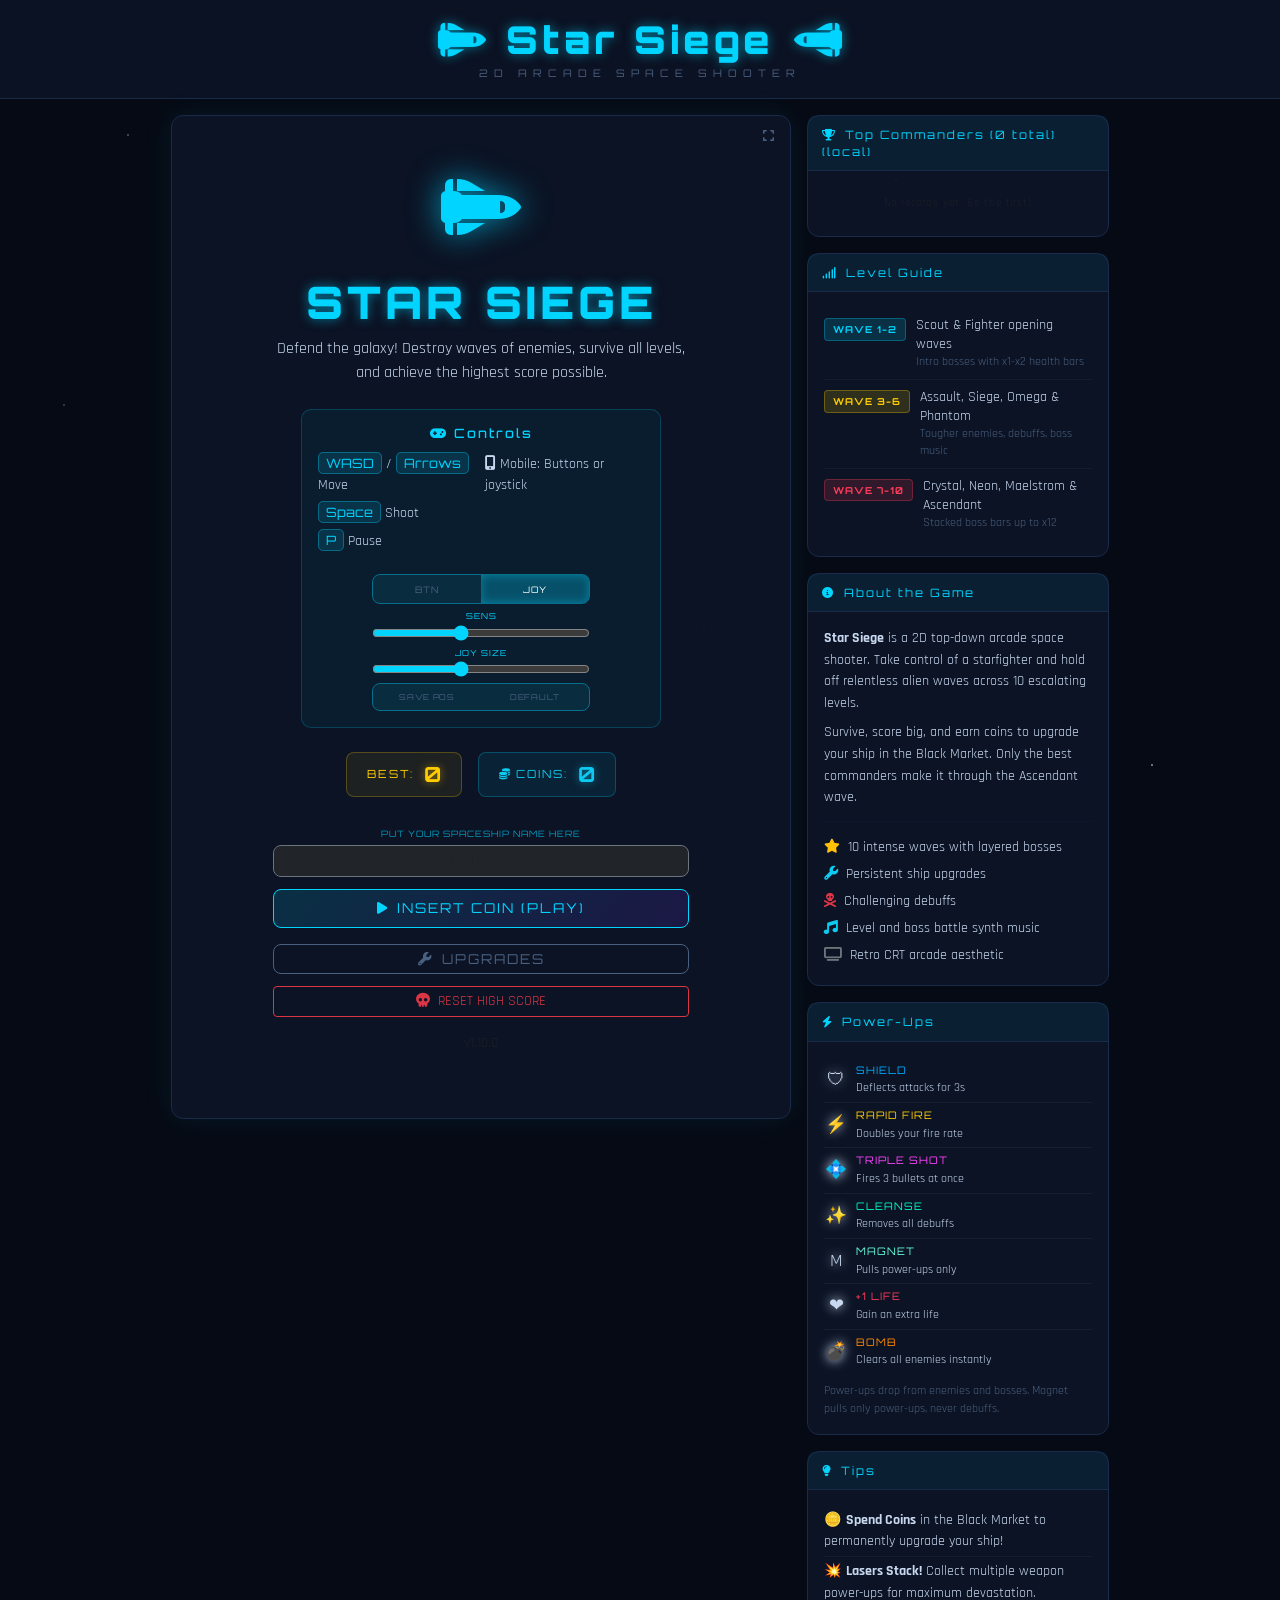
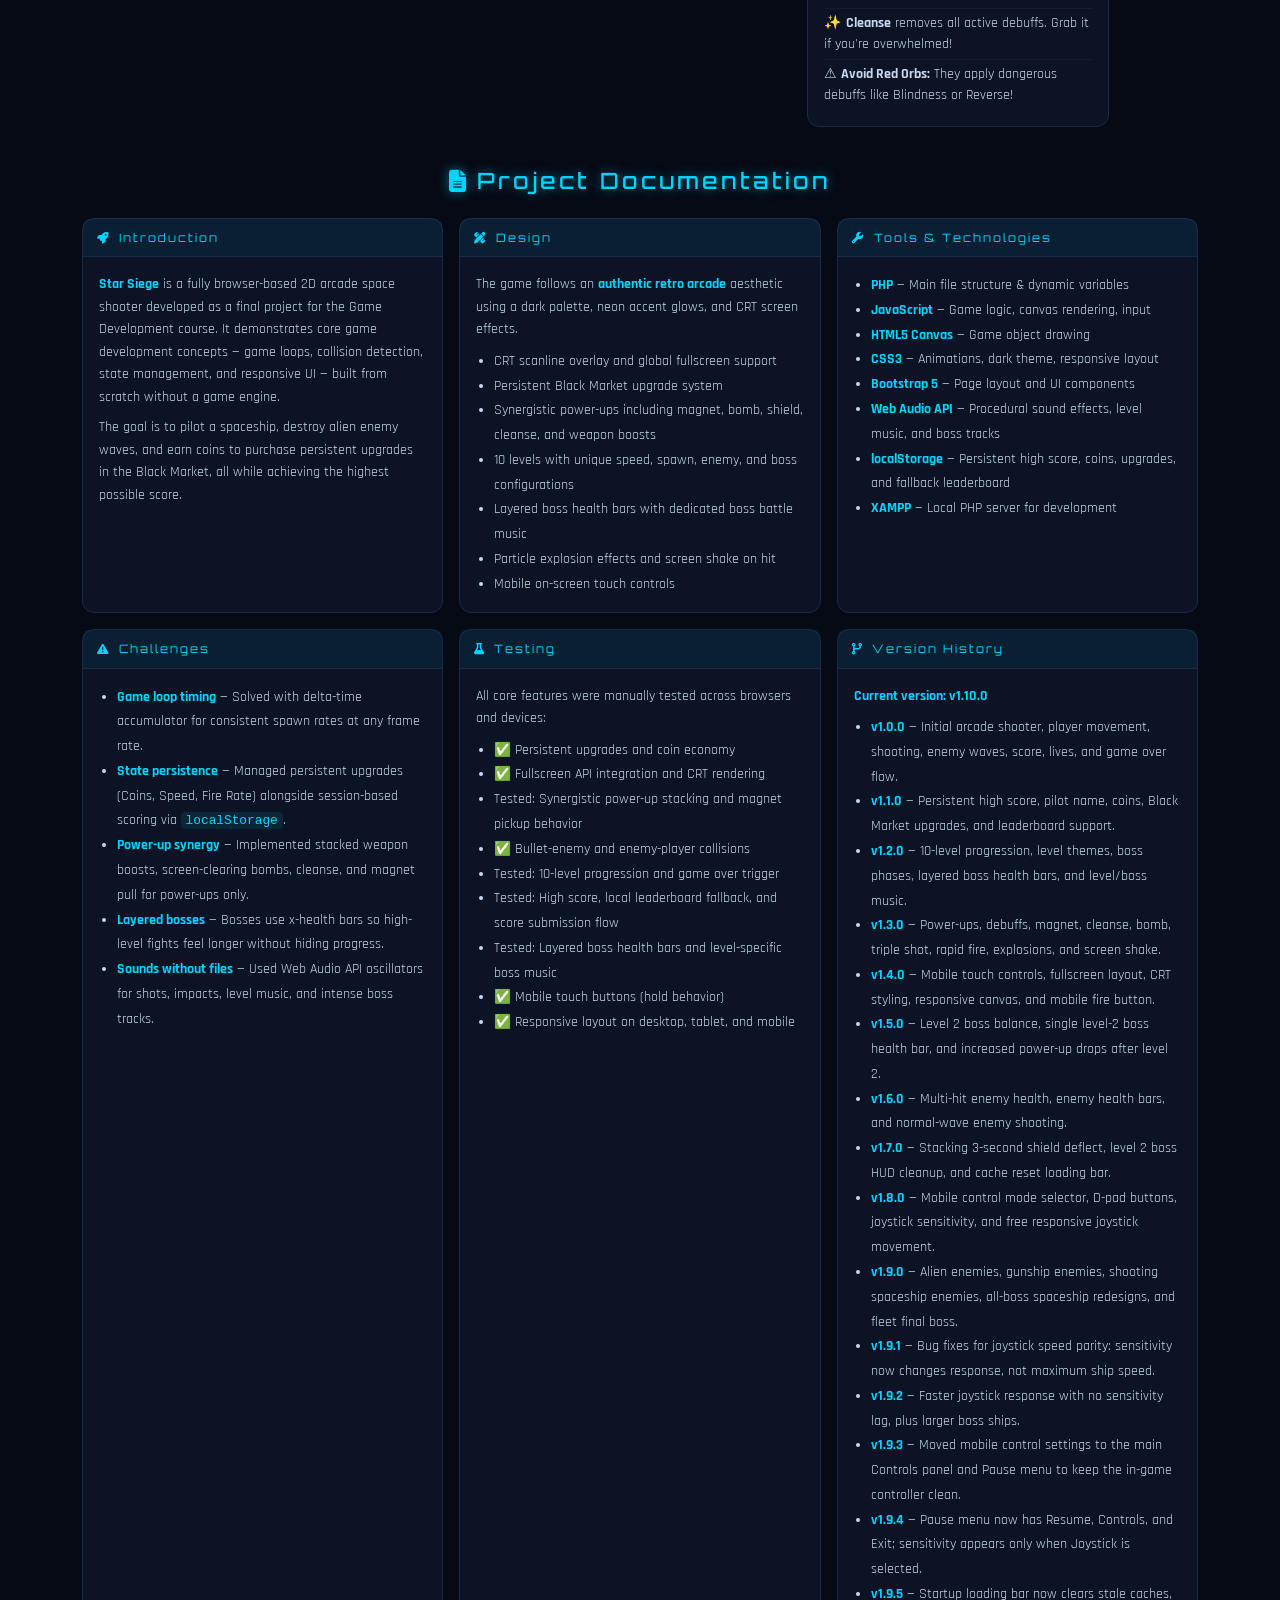
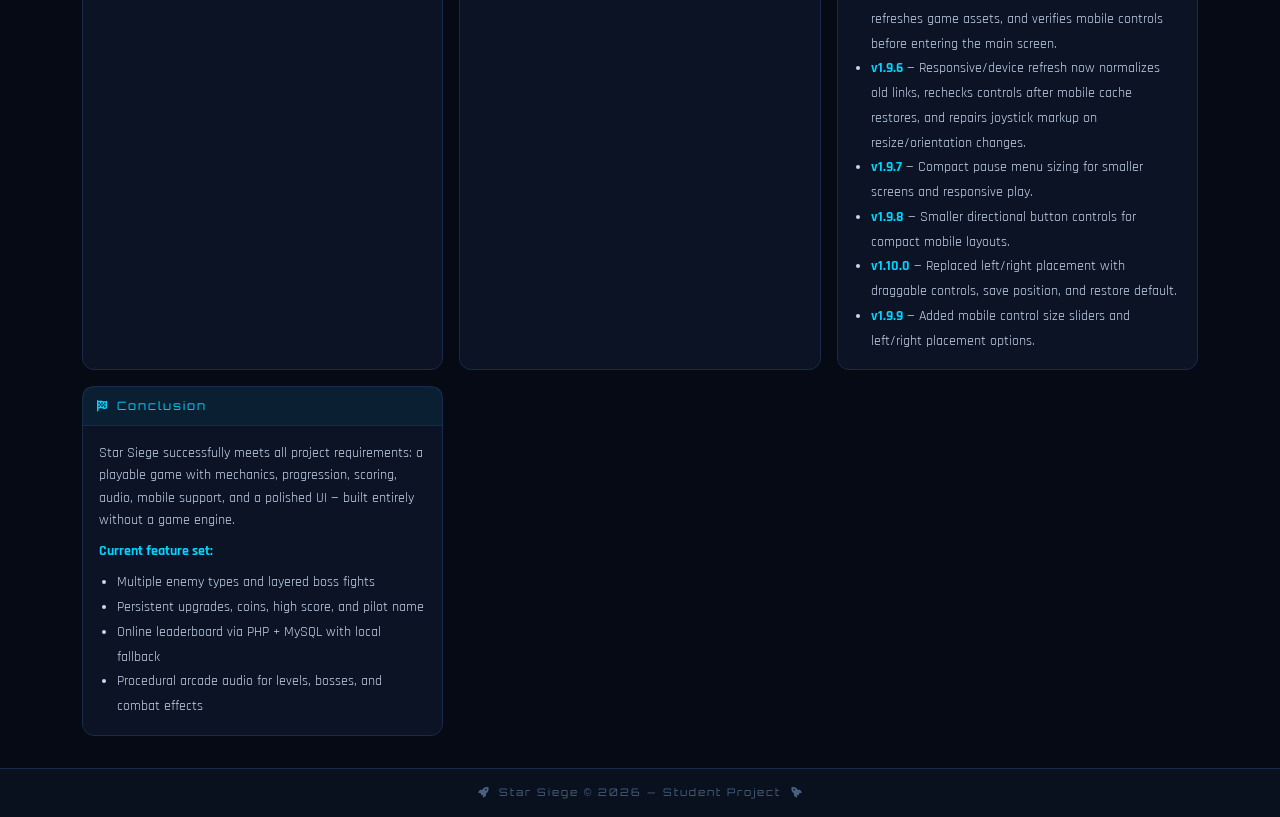
<file: star-siege/star-siege-deploy/index.html>
<!DOCTYPE html>
<html lang="en">
<head>
    <meta charset="UTF-8">
    <meta name="viewport" content="width=device-width, initial-scale=1.0">
    <meta http-equiv="Cache-Control" content="no-cache, no-store, must-revalidate">
    <meta http-equiv="Pragma" content="no-cache">
    <meta http-equiv="Expires" content="0">
    <title>Star Siege - 2D Space Shooter</title>
    <style>
        html, body {
            margin: 0;
            min-height: 100%;
            background: #020810;
            color: #eafcff;
            font-family: Arial, sans-serif;
        }
        body {
            opacity: 0;
            transition: opacity 120ms ease;
        }
        body.styles-ready {
            opacity: 1;
        }
        .cache-loader {
            position: fixed;
            inset: 0;
            z-index: 99999;
            display: flex;
            align-items: center;
            justify-content: center;
            background: #020810;
            color: #eafcff;
            transition: opacity 220ms ease, visibility 220ms ease;
        }
        .cache-loader.done {
            opacity: 0;
            visibility: hidden;
            pointer-events: none;
        }
        .cache-loader-panel {
            width: min(320px, calc(100vw - 48px));
            text-align: center;
        }
        .cache-loader-title {
            font-weight: 700;
            letter-spacing: 2px;
            color: #00d4ff;
            margin-bottom: 12px;
        }
        .cache-loader-track {
            height: 8px;
            overflow: hidden;
            background: rgba(255,255,255,0.12);
            border: 1px solid rgba(0,212,255,0.35);
            border-radius: 999px;
        }
        .cache-loader-fill {
            width: 12%;
            height: 100%;
            background: linear-gradient(90deg, #00d4ff, #7b2fff);
            box-shadow: 0 0 14px rgba(0,212,255,0.65);
            transition: width 180ms ease;
        }
        .cache-loader-note {
            margin-top: 10px;
            font-size: 12px;
            color: rgba(234,252,255,0.68);
        }
        @media (max-width: 576px) {
            .cache-loader-panel {
                width: min(280px, calc(100vw - 36px));
            }
            .cache-loader-title {
                font-size: 14px;
            }
            .cache-loader-note {
                font-size: 11px;
            }
        }
        .game-header,
        .game-card,
        .info-card,
        .doc-card,
        .custom-modal {
            background: #07111f;
            color: #eafcff;
            border-color: rgba(0,212,255,0.25);
        }
    </style>

    <!-- Bootstrap 5 CDN -->
    <link href="https://cdn.jsdelivr.net/npm/bootstrap@5.3.2/dist/css/bootstrap.min.css" rel="stylesheet">

    <!-- Google Fonts -->
    <link href="https://fonts.googleapis.com/css2?family=Orbitron:wght@400;700;900&family=Rajdhani:wght@400;600;700&display=swap" rel="stylesheet">

    <!-- Font Awesome CDN -->
    <link rel="stylesheet" href="https://cdnjs.cloudflare.com/ajax/libs/font-awesome/6.5.0/css/all.min.css">

    <!-- Custom CSS -->
    <link rel="stylesheet" id="mainStylesheet" href="assets/css/style.css">
    <script>
        window.STAR_SIEGE_BUILD = window.STAR_SIEGE_BUILD || 'v1.10.0-drag-control-placement-2026-05-10-1';
        try {
            const url = new URL(window.location.href);
            if (url.searchParams.get('build') !== window.STAR_SIEGE_BUILD) {
                url.searchParams.set('build', window.STAR_SIEGE_BUILD);
                window.history.replaceState(null, '', url);
            }
        } catch (err) {}
        const stylesheet = document.getElementById('mainStylesheet');
        stylesheet.href = 'assets/css/style.css?v=' + encodeURIComponent((window.STAR_SIEGE_BUILD || 'dev') + '-' + Date.now());
        stylesheet.addEventListener('load', () => document.body && document.body.classList.add('styles-ready'));
        window.addEventListener('DOMContentLoaded', () => document.body.classList.add('styles-ready'));
    </script>
</head>
<body>
<div id="cacheLoader" class="cache-loader" role="status" aria-live="polite">
    <div class="cache-loader-panel">
        <div class="cache-loader-title">OPTIMIZING GAME</div>
        <div class="cache-loader-track">
            <div id="cacheLoaderFill" class="cache-loader-fill"></div>
        </div>
        <div id="cacheLoaderNote" class="cache-loader-note">Clearing old game files...</div>
    </div>
</div>
<script>
    window.STAR_SIEGE_BUILD = 'v1.10.0-drag-control-placement-2026-05-10-1';
    window.starSiegeCacheReady = (async () => {
        const fill = document.getElementById('cacheLoaderFill');
        const note = document.getElementById('cacheLoaderNote');
        const setProgress = (pct, text) => {
            if (fill) fill.style.width = pct + '%';
            if (note && text) note.textContent = text;
        };

        try {
            setProgress(18, 'Checking saved build...');

            if ('caches' in window) {
                setProgress(34, 'Clearing old cached files...');
                const keys = await caches.keys();
                await Promise.all(keys.map(key => caches.delete(key)));
            }
            setProgress(58, 'Refreshing joystick assets...');

            if ('serviceWorker' in navigator) {
                const regs = await navigator.serviceWorker.getRegistrations();
                await Promise.all(regs.map(reg => reg.unregister()));
            }

            localStorage.setItem('starSiegeBuild', window.STAR_SIEGE_BUILD);
            setProgress(82, 'Loading latest game files...');
        } catch (err) {
            setProgress(82, 'Loading latest game files...');
        }
    })();
</script>

<!-- ===== HEADER ===== -->
<header class="game-header text-center py-3" id="mainHeader">
    <h1 class="game-title">
        <i class="fa-solid fa-space-shuttle"></i>
        Star Siege
        <i class="fa-solid fa-space-shuttle fa-flip-horizontal"></i>
    </h1>
    <p class="game-subtitle">2D ARCADE SPACE SHOOTER</p>
</header>

<!-- ===== MAIN LAYOUT ===== -->
<main class="container-fluid py-3">
    <div class="row justify-content-center align-items-start g-3">

        <!-- ===== GAME COLUMN ===== -->
        <div class="col-12 col-lg-7 col-xl-6" id="gameCol">

            <!-- Game Wrapper Card -->
            <div class="card game-card position-relative">
                
                <!-- Global Fullscreen Button -->
                <button id="globalFullscreenBtn" class="btn btn-hud-action position-absolute top-0 end-0 m-2" style="z-index: 100;" title="Fullscreen">
                    <i class="fa-solid fa-expand"></i>
                </button>

                <!-- Fullscreen Arcade Bezels -->
                <div class="arcade-bezel arcade-bezel-left">
                    <div class="bezel-content">
                        <h4 class="bezel-title"><i class="fa-solid fa-bolt text-warning me-2"></i>POWER-UPS</h4>
                        <ul class="bezel-list">
                            <li><span class="pu-icon">🛡</span><div><div class="pu-name" style="color:#00aaff">SHIELD</div><div class="pu-desc">Deflects attacks for 3s</div></div></li>
                            <li><span class="pu-icon">⚡</span><div><div class="pu-name" style="color:#ffcc00">RAPID FIRE</div><div class="pu-desc">2x fire rate</div></div></li>
                            <li><span class="pu-icon">💠</span><div><div class="pu-name" style="color:#ff44ff">TRIPLE SHOT</div><div class="pu-desc">3 bullets at once</div></div></li>
                            <li><span class="pu-icon">✨</span><div><div class="pu-name" style="color:#00ffcc">CLEANSE</div><div class="pu-desc">Removes debuffs</div></div></li>
                            <li><span class="pu-icon">M</span><div><div class="pu-name" style="color:#66ffdd">MAGNET</div><div class="pu-desc">Pulls power-ups only</div></div></li>
                            <li><span class="pu-icon">❤</span><div><div class="pu-name" style="color:#ff3c5a">+1 LIFE</div><div class="pu-desc">Extra life</div></div></li>
                            <li><span class="pu-icon">💣</span><div><div class="pu-name" style="color:#ff8800">BOMB</div><div class="pu-desc">Clears screen</div></div></li>
                        </ul>
                    </div>
                </div>
                <div class="arcade-bezel arcade-bezel-right">
                    <div class="bezel-content">
                        <h4 class="bezel-title"><i class="fa-solid fa-skull-crossbones text-danger me-2"></i>DEBUFFS</h4>
                        <ul class="bezel-list">
                            <li><span class="pu-icon">🐢</span><div><div class="pu-name" style="color:#88aaff">SLOW</div><div class="pu-desc">Speed halved</div></div></li>
                            <li><span class="pu-icon">🔄</span><div><div class="pu-name" style="color:#ff8800">REVERSED</div><div class="pu-desc">Controls flipped</div></div></li>
                            <li><span class="pu-icon">🚫</span><div><div class="pu-name" style="color:#ff3333">JAMMED</div><div class="pu-desc">Can't shoot</div></div></li>
                            <li><span class="pu-icon">⬛</span><div><div class="pu-name" style="color:#ffcc00">OVERSIZED</div><div class="pu-desc">Double hitbox</div></div></li>
                            <li><span class="pu-icon">👁</span><div><div class="pu-name" style="color:#333355">BLIND</div><div class="pu-desc">Screen blackout</div></div></li>
                            <li><span class="pu-icon">💢</span><div><div class="pu-name" style="color:#ff0055">ENRAGED</div><div class="pu-desc">Enemies 2x faster</div></div></li>
                        </ul>
                    </div>
                </div>

                <div class="card-body p-2 p-md-3 z-index-1">

                    <!-- ===== START SCREEN ===== -->
                    <div id="startScreen" class="game-screen active">
                        <div class="screen-content text-center">
                            <div class="start-logo mb-3">
                                <span class="logo-icon"><i class="fa-solid fa-shuttle-space" style="color: var(--clr-accent);"></i></span>
                            </div>
                            <h2 class="screen-title">STAR SIEGE</h2>
                            <p class="screen-desc">
                                Defend the galaxy! Destroy waves of enemies, survive all levels,
                                and achieve the highest score possible.
                            </p>

                            <!-- Controls Info -->
                            <div class="controls-box mb-4">
                                <h5 class="controls-title"><i class="fa-solid fa-gamepad"></i> Controls</h5>
                                <div class="row g-2 text-start">
                                    <div class="col-6">
                                        <div class="ctrl-item">
                                            <kbd>WASD</kbd> / <kbd>Arrows</kbd> Move
                                        </div>
                                        <div class="ctrl-item">
                                            <kbd>Space</kbd> Shoot
                                        </div>
                                        <div class="ctrl-item">
                                            <kbd>P</kbd> Pause
                                        </div>
                                    </div>
                                    <div class="col-6">
                                        <div class="ctrl-item"><i class="fa-solid fa-mobile-alt"></i> Mobile: Buttons or joystick</div>
                                    </div>
                                </div>
                                <div class="mobile-control-settings control-settings-panel mt-3 mx-auto">
                                    <div class="control-mode-toggle" role="group" aria-label="Mobile control mode">
                                        <button class="control-mode-btn" type="button" data-control-mode-choice="buttons">BTN</button>
                                        <button class="control-mode-btn active" type="button" data-control-mode-choice="joystick">JOY</button>
                                    </div>
                                    <label class="sensitivity-control">
                                        <span>SENS</span>
                                        <input class="joystick-sensitivity" type="range" min="60" max="160" value="100" step="10">
                                    </label>
                                    <label class="control-size-control">
                                        <span>JOY SIZE</span>
                                        <input class="joystick-scale" type="range" min="80" max="130" value="100" step="5">
                                    </label>
                                    <label class="control-size-control">
                                        <span>BTN SIZE</span>
                                        <input class="button-scale" type="range" min="80" max="130" value="100" step="5">
                                    </label>
                                    <div class="control-actions-row">
                                        <button class="control-mini-btn" type="button" data-control-save-position>SAVE POS</button>
                                        <button class="control-mini-btn" type="button" data-control-restore-default>DEFAULT</button>
                                    </div>
                                </div>
                            </div>

                            <!-- Stats Display -->
                            <div class="d-flex justify-content-center gap-3 mb-4">
                                <div class="highscore-display">
                                    <span class="hs-label">BEST:</span>
                                    <span class="hs-value" id="highScoreDisplay">0</span>
                                </div>
                                <div class="highscore-display" style="border-color: rgba(0, 212, 255, 0.25); background: rgba(0, 212, 255, 0.08);">
                                    <span class="hs-label text-info"><i class="fa-solid fa-coins me-1"></i>COINS:</span>
                                    <span class="hs-value text-info" style="text-shadow: 0 0 8px rgba(0,212,255,0.5);" id="coinsDisplay">0</span>
                                </div>
                            </div>

                            <div class="d-flex flex-column gap-2 align-items-center mt-3">
                                <div class="w-75 mb-1 text-center">
                                    <label class="controls-title mb-1" style="font-size: 0.55rem; opacity: 0.7; letter-spacing: 1px;">PUT YOUR SPACESHIP NAME HERE</label>
                                    <input type="text" id="shipNameInput" class="form-control bg-dark text-white border-secondary text-center" placeholder="ENTER PILOT NAME" maxlength="8" style="font-family: var(--font-title); font-size: 0.75rem; letter-spacing: 2px; border-radius: 8px;">
                                </div>
                                <button id="playBtn" class="btn btn-glow btn-lg px-5 w-75">
                                    <i class="fa-solid fa-play me-2"></i>INSERT COIN (PLAY)
                                </button>
                                <button id="upgradesBtn" class="btn btn-outline-glow btn-sm px-4 w-75 mt-2" data-bs-toggle="modal" data-bs-target="#upgradeModal">
                                    <i class="fa-solid fa-wrench me-2"></i>UPGRADES
                                </button>
                                <button id="resetHsBtn" class="btn btn-outline-danger btn-sm px-4 w-75 mt-1">
                                    <i class="fa-solid fa-skull me-2"></i>RESET HIGH SCORE
                                </button>
                            </div>

                            <p class="mt-3 text-muted small">v1.10.0</p>
                        </div>
                    </div>

                    <!-- ===== GAME SCREEN ===== -->
                    <div id="gameScreen" class="game-screen">

                        <!-- HUD Bar -->
                        <div class="hud-bar d-flex justify-content-between align-items-center px-2 py-1">
                            <div class="hud-item hud-score">
                                <span class="hud-label">SCORE</span>
                                <span class="hud-value" id="scoreDisplay">0</span>
                            </div>
                            <div class="hud-item hud-level text-center">
                                <span class="hud-label">LEVEL</span>
                                <span class="hud-value" id="levelDisplay">1</span>
                            </div>
                            <div class="hud-item hud-lives text-end">
                                <span class="hud-label">LIVES</span>
                                <span class="hud-value" id="livesDisplay">♥ ♥ ♥</span>
                            </div>
                        </div>

                        <!-- Pause & Fullscreen Buttons -->
                        <div class="hud-controls d-flex gap-2 position-absolute" style="top: 6px; right: 8px; z-index: 10;">
                            <button id="pauseBtn" class="btn btn-hud-action" title="Pause (P)">
                                <i class="fa-solid fa-pause"></i>
                            </button>
                            <button id="fullscreenBtn" class="btn btn-hud-action" title="Fullscreen">
                                <i class="fa-solid fa-expand"></i>
                            </button>
                        </div>

                        <!-- Canvas -->
                        <div class="canvas-wrapper" id="canvasWrapper">
                            <canvas id="gameCanvas"></canvas>
                            <div class="crt-overlay"></div>

                            <!-- Level Up Flash Overlay -->
                            <div id="levelUpFlash" class="level-up-flash">
                                <span>LEVEL UP!</span>
                            </div>

                            <!-- Pause Overlay -->
                            <div id="pauseOverlay" class="pause-overlay">
                                <div class="pause-content">
                                    <i class="fa-solid fa-pause pause-icon"></i>
                                    <h3>PAUSED</h3>
                                    <div class="pause-menu-actions d-flex flex-column gap-2 align-items-center">
                                        <button id="resumeBtn" class="btn btn-glow px-3 w-100">
                                            <i class="fa-solid fa-play me-2"></i>RESUME
                                        </button>
                                        <button id="pauseControlsBtn" class="btn btn-outline-glow px-3 w-100">
                                            <i class="fa-solid fa-gamepad me-2"></i>CONTROLS
                                        </button>
                                        <div id="pauseControlsPanel" class="pause-controls-block d-none">
                                            <div class="controls-title mb-2">CONTROLS</div>
                                            <div class="mobile-control-settings control-settings-panel mx-auto">
                                                <div class="control-mode-toggle" role="group" aria-label="Mobile control mode">
                                                    <button class="control-mode-btn" type="button" data-control-mode-choice="buttons">BTN</button>
                                                    <button class="control-mode-btn active" type="button" data-control-mode-choice="joystick">JOY</button>
                                                </div>
                                                <label class="sensitivity-control">
                                                    <span>SENS</span>
                                                    <input class="joystick-sensitivity" type="range" min="60" max="160" value="100" step="10">
                                                </label>
                                                <label class="control-size-control">
                                                    <span>JOY SIZE</span>
                                                    <input class="joystick-scale" type="range" min="80" max="130" value="100" step="5">
                                                </label>
                                                <label class="control-size-control">
                                                    <span>BTN SIZE</span>
                                                    <input class="button-scale" type="range" min="80" max="130" value="100" step="5">
                                                </label>
                                                <div class="control-drag-hint">DRAG CONTROL BELOW</div>
                                                <div class="control-actions-row">
                                                    <button class="control-mini-btn" type="button" data-control-save-position>SAVE POS</button>
                                                    <button class="control-mini-btn" type="button" data-control-restore-default>DEFAULT</button>
                                                </div>
                                            </div>
                                        </div>
                                        <button id="exitBtn" class="btn btn-outline-danger px-3 w-100">
                                            <i class="fa-solid fa-right-from-bracket me-2"></i>EXIT
                                        </button>
                                    </div>
                                </div>
                            </div>
                        </div>

                        <!-- Mobile / touch controls visible on all devices -->
                        <div class="mobile-controls d-flex justify-content-between align-items-center px-3 py-3 w-100" data-control-mode="joystick">
                            <div class="mobile-move-area">
                                <div id="joystickZone" class="joystick-wrapper d-flex align-items-center justify-content-center">
                                    <div id="joystickBase" class="joystick-base position-relative">
                                        <div class="joystick-circle"></div>
                                        <div id="joystickStick" class="joystick-stick"></div>
                                    </div>
                                </div>
                                <div id="buttonPad" class="button-pad" aria-label="Directional buttons">
                                    <span></span>
                                    <button id="btnUp" class="btn btn-mobile btn-dir" aria-label="Move up"><i class="fa-solid fa-chevron-up"></i></button>
                                    <span></span>
                                    <button id="btnLeft" class="btn btn-mobile btn-dir" aria-label="Move left"><i class="fa-solid fa-chevron-left"></i></button>
                                    <span></span>
                                    <button id="btnRight" class="btn btn-mobile btn-dir" aria-label="Move right"><i class="fa-solid fa-chevron-right"></i></button>
                                    <span></span>
                                    <button id="btnDown" class="btn btn-mobile btn-dir" aria-label="Move down"><i class="fa-solid fa-chevron-down"></i></button>
                                    <span></span>
                                </div>
                            </div>
                            <div class="d-flex align-items-center">
                                <button id="btnFire" class="btn btn-mobile btn-fire" aria-label="Fire">
                                    <i class="fa-solid fa-burst"></i>
                                </button>
                            </div>
                        </div>

                    </div><!-- /gameScreen -->

                    <!-- ===== GAME OVER SCREEN ===== -->
                    <div id="gameOverScreen" class="game-screen">
                        <div class="screen-content text-center">
                            <div class="gameover-icon mb-3">💥</div>
                            <h2 class="screen-title text-danger">GAME OVER</h2>
                            <div class="score-card my-4">
                                <div class="score-row">
                                    <span class="sc-label">FINAL SCORE</span>
                                    <span class="sc-value" id="finalScore">0</span>
                                </div>
                                <div class="score-row">
                                    <span class="sc-label">LEVEL REACHED</span>
                                    <span class="sc-value" id="finalLevel">1</span>
                                </div>
                                <div class="score-row highlight">
                                    <span class="sc-label">BEST SCORE</span>
                                    <span class="sc-value" id="finalHighScore">0</span>
                                </div>
                            </div>
                            <div id="newHighScore" class="new-hs-badge d-none">
                                🏆 NEW HIGH SCORE!
                            </div>
                            
                            <!-- Name Entry for Leaderboard -->
                            <div class="mt-3 px-4" id="saveScoreSection">
                                <input type="text" id="playerName" class="form-control bg-dark text-white border-secondary text-center mb-2" placeholder="Enter Your Name" maxlength="10" style="font-family: var(--font-title); font-size: 0.8rem; letter-spacing: 2px;">
                                <button id="saveScoreBtn" class="btn btn-glow btn-sm w-100">SUBMIT SCORE</button>
                            </div>
                            <div class="d-flex flex-column gap-2 align-items-center mt-4">
                                <button id="continueBtn" class="btn btn-glow btn-lg px-4 w-75">
                                    <i class="fa-solid fa-forward me-2"></i>CONTINUE <span style="font-size: 0.6em">(RESET SCORE)</span>
                                </button>
                                <div class="d-flex gap-2 w-75">
                                    <button id="restartBtn" class="btn btn-outline-glow btn-lg px-3 flex-fill">
                                        <i class="fa-solid fa-rotate-right me-2"></i>RESTART
                                    </button>
                                    <button id="menuBtn" class="btn btn-outline-glow btn-lg px-3 flex-fill">
                                        <i class="fa-solid fa-house me-2"></i>MENU
                                    </button>
                                </div>
                            </div>
                        </div>
                    </div>

                </div><!-- /card-body -->
            </div><!-- /card -->

        </div><!-- /game column -->

        <!-- ===== INFO COLUMN ===== -->
        <div class="col-12 col-lg-4 col-xl-3" id="infoCol">

            <!-- Leaderboard Card -->
            <div class="card info-card mb-3">
                <div class="card-header info-card-header">
                    <i class="fa-solid fa-trophy me-2"></i>Top Commanders
                </div>
                <div class="card-body p-2">
                    <div id="leaderboardList" class="bezel-list" style="max-height: 250px; overflow-y: auto;">
                        <div class="text-center text-muted py-3" style="font-size: 0.7rem; letter-spacing: 1px;">No records yet. Be the first!</div>
                    </div>
                </div>
            </div>

            <!-- Level Info Card -->
            <div class="card info-card mb-3">
                <div class="card-header info-card-header">
                    <i class="fa-solid fa-signal me-2"></i>Level Guide
                </div>
                <div class="card-body p-3">
                    <div class="level-entry">
                        <span class="lvl-badge lvl-1">WAVE 1-2</span>
                        <div class="lvl-details">
                            <div>Scout & Fighter opening waves</div>
                            <div class="lvl-pts">Intro bosses with x1-x2 health bars</div>
                        </div>
                    </div>
                    <div class="level-entry">
                        <span class="lvl-badge lvl-2">WAVE 3-6</span>
                        <div class="lvl-details">
                            <div>Assault, Siege, Omega & Phantom</div>
                            <div class="lvl-pts">Tougher enemies, debuffs, boss music</div>
                        </div>
                    </div>
                    <div class="level-entry">
                        <span class="lvl-badge lvl-3">WAVE 7-10</span>
                        <div class="lvl-details">
                            <div>Crystal, Neon, Maelstrom & Ascendant</div>
                            <div class="lvl-pts">Stacked boss bars up to x12</div>
                        </div>
                    </div>
                </div>
            </div>

            <!-- About Card -->
            <div class="card info-card mb-3">
                <div class="card-header info-card-header">
                    <i class="fa-solid fa-circle-info me-2"></i>About the Game
                </div>
                <div class="card-body p-3">
                    <p class="about-text">
                        <strong>Star Siege</strong> is a 2D top-down arcade space shooter. Take control
                        of a starfighter and hold off relentless alien waves across 10 escalating levels.
                    </p>
                    <p class="about-text">
                        Survive, score big, and earn coins to upgrade your ship in the Black Market. Only the best
                        commanders make it through the Ascendant wave.
                    </p>
                    <hr class="about-divider">
                    <ul class="about-list">
                        <li><i class="fa-solid fa-star text-warning me-2"></i>10 intense waves with layered bosses</li>
                        <li><i class="fa-solid fa-wrench text-info me-2"></i>Persistent ship upgrades</li>
                        <li><i class="fa-solid fa-skull-crossbones text-danger me-2"></i>Challenging debuffs</li>
                        <li><i class="fa-solid fa-music text-info me-2"></i>Level and boss battle synth music</li>
                        <li><i class="fa-solid fa-tv text-secondary me-2"></i>Retro CRT arcade aesthetic</li>
                    </ul>
                </div>
            </div>

            <!-- Powerups Card -->
            <div class="card info-card mb-3">
                <div class="card-header info-card-header">
                    <i class="fa-solid fa-bolt me-2"></i>Power-Ups
                </div>
                <div class="card-body p-3">
                    <ul class="pu-legend">
                        <li><span class="pu-icon">🛡</span><div><div class="pu-name" style="color:#00aaff">SHIELD</div><div style="font-size:0.78rem">Deflects attacks for 3s</div></div></li>
                        <li><span class="pu-icon">⚡</span><div><div class="pu-name" style="color:#ffcc00">RAPID FIRE</div><div style="font-size:0.78rem">Doubles your fire rate</div></div></li>
                        <li><span class="pu-icon">💠</span><div><div class="pu-name" style="color:#ff44ff">TRIPLE SHOT</div><div style="font-size:0.78rem">Fires 3 bullets at once</div></div></li>
                        <li><span class="pu-icon">✨</span><div><div class="pu-name" style="color:#00ffcc">CLEANSE</div><div style="font-size:0.78rem">Removes all debuffs</div></div></li>
                        <li><span class="pu-icon">M</span><div><div class="pu-name" style="color:#66ffdd">MAGNET</div><div style="font-size:0.78rem">Pulls power-ups only</div></div></li>
                        <li><span class="pu-icon">❤</span><div><div class="pu-name" style="color:#ff3c5a">+1 LIFE</div><div style="font-size:0.78rem">Gain an extra life</div></div></li>
                        <li><span class="pu-icon">💣</span><div><div class="pu-name" style="color:#ff8800">BOMB</div><div style="font-size:0.78rem">Clears all enemies instantly</div></div></li>
                    </ul>
                    <p class="mt-2 mb-0" style="font-size:0.75rem;color:var(--clr-muted)">Power-ups drop from enemies and bosses. Magnet pulls only power-ups, never debuffs.</p>
                </div>
            </div>

            <!-- Tips Card -->
            <div class="card info-card">
                <div class="card-header info-card-header">
                    <i class="fa-solid fa-lightbulb me-2"></i>Tips
                </div>
                <div class="card-body p-3">
                    <ul class="tips-list">
                        <li>🪙 <strong>Spend Coins</strong> in the Black Market to permanently upgrade your ship!</li>
                        <li>💥 <strong>Lasers Stack!</strong> Collect multiple weapon power-ups for maximum devastation.</li>
                        <li>✨ <strong>Cleanse</strong> removes all active debuffs. Grab it if you're overwhelmed!</li>
                        <li>⚠ <strong>Avoid Red Orbs:</strong> They apply dangerous debuffs like Blindness or Reverse!</li>
                    </ul>
                </div>
            </div>

        </div><!-- /info column -->

    </div><!-- /row -->
</main>

<!-- ===== PROJECT DOCUMENTATION SECTION ===== -->
<section class="container py-4" id="documentation">
    <h2 class="doc-section-title text-center mb-4">
        <i class="fa-solid fa-file-lines me-2"></i>Project Documentation
    </h2>
    <div class="row g-3">

        <!-- Introduction -->
        <div class="col-12 col-md-6 col-xl-4">
            <div class="card doc-card h-100">
                <div class="card-header doc-card-header">
                    <i class="fa-solid fa-rocket me-2"></i>Introduction
                </div>
                <div class="card-body">
                    <p class="doc-text">
                        <strong>Star Siege</strong> is a fully browser-based 2D arcade space shooter developed
                        as a final project for the Game Development course. It demonstrates core game
                        development concepts — game loops, collision detection, state management, and
                        responsive UI — built from scratch without a game engine.
                    </p>
                    <p class="doc-text">
                        The goal is to pilot a spaceship, destroy alien enemy waves, and earn coins to purchase 
                        persistent upgrades in the Black Market, all while achieving the highest possible score.
                    </p>
                </div>
            </div>
        </div>

        <!-- Design -->
        <div class="col-12 col-md-6 col-xl-4">
            <div class="card doc-card h-100">
                <div class="card-header doc-card-header">
                    <i class="fa-solid fa-pencil-ruler me-2"></i>Design
                </div>
                <div class="card-body">
                    <p class="doc-text">The game follows an <strong>authentic retro arcade</strong> aesthetic using a dark palette, neon accent glows, and CRT screen effects.</p>
                    <ul class="doc-list">
                        <li>CRT scanline overlay and global fullscreen support</li>
                        <li>Persistent Black Market upgrade system</li>
                        <li>Synergistic power-ups including magnet, bomb, shield, cleanse, and weapon boosts</li>
                        <li>10 levels with unique speed, spawn, enemy, and boss configurations</li>
                        <li>Layered boss health bars with dedicated boss battle music</li>
                        <li>Particle explosion effects and screen shake on hit</li>
                        <li>Mobile on-screen touch controls</li>
                    </ul>
                </div>
            </div>
        </div>

        <!-- Tools -->
        <div class="col-12 col-md-6 col-xl-4">
            <div class="card doc-card h-100">
                <div class="card-header doc-card-header">
                    <i class="fa-solid fa-wrench me-2"></i>Tools & Technologies
                </div>
                <div class="card-body">
                    <ul class="doc-list">
                        <li><strong>PHP</strong> — Main file structure &amp; dynamic variables</li>
                        <li><strong>JavaScript</strong> — Game logic, canvas rendering, input</li>
                        <li><strong>HTML5 Canvas</strong> — Game object drawing</li>
                        <li><strong>CSS3</strong> — Animations, dark theme, responsive layout</li>
                        <li><strong>Bootstrap 5</strong> — Page layout and UI components</li>
                        <li><strong>Web Audio API</strong> — Procedural sound effects, level music, and boss tracks</li>
                        <li><strong>localStorage</strong> — Persistent high score, coins, upgrades, and fallback leaderboard</li>
                        <li><strong>XAMPP</strong> — Local PHP server for development</li>
                    </ul>
                </div>
            </div>
        </div>

        <!-- Challenges -->
        <div class="col-12 col-md-6 col-xl-4">
            <div class="card doc-card h-100">
                <div class="card-header doc-card-header">
                    <i class="fa-solid fa-triangle-exclamation me-2"></i>Challenges
                </div>
                <div class="card-body">
                    <ul class="doc-list">
                        <li><strong>Game loop timing</strong> — Solved with delta-time accumulator for consistent spawn rates at any frame rate.</li>
                        <li><strong>State persistence</strong> — Managed persistent upgrades (Coins, Speed, Fire Rate) alongside session-based scoring via <code>localStorage</code>.</li>
                        <li><strong>Power-up synergy</strong> — Implemented stacked weapon boosts, screen-clearing bombs, cleanse, and magnet pull for power-ups only.</li>
                        <li><strong>Layered bosses</strong> — Bosses use x-health bars so high-level fights feel longer without hiding progress.</li>
                        <li><strong>Sounds without files</strong> — Used Web Audio API oscillators for shots, impacts, level music, and intense boss tracks.</li>
                    </ul>
                </div>
            </div>
        </div>

        <!-- Testing -->
        <div class="col-12 col-md-6 col-xl-4">
            <div class="card doc-card h-100">
                <div class="card-header doc-card-header">
                    <i class="fa-solid fa-flask me-2"></i>Testing
                </div>
                <div class="card-body">
                    <p class="doc-text">All core features were manually tested across browsers and devices:</p>
                    <ul class="doc-list">
                        <li>✅ Persistent upgrades and coin economy</li>
                        <li>✅ Fullscreen API integration and CRT rendering</li>
                        <li>Tested: Synergistic power-up stacking and magnet pickup behavior</li>
                        <li>✅ Bullet-enemy and enemy-player collisions</li>
                        <li>Tested: 10-level progression and game over trigger</li>
                        <li>Tested: High score, local leaderboard fallback, and score submission flow</li>
                        <li>Tested: Layered boss health bars and level-specific boss music</li>
                        <li>✅ Mobile touch buttons (hold behavior)</li>
                        <li>✅ Responsive layout on desktop, tablet, and mobile</li>
                    </ul>
                </div>
            </div>
        </div>

        <!-- Version History -->
        <div class="col-12 col-md-6 col-xl-4">
            <div class="card doc-card h-100">
                <div class="card-header doc-card-header">
                    <i class="fa-solid fa-code-branch me-2"></i>Version History
                </div>
                <div class="card-body">
                    <p class="doc-text"><strong>Current version: v1.10.0</strong></p>
                    <ul class="doc-list">
                        <li><strong>v1.0.0</strong> — Initial arcade shooter, player movement, shooting, enemy waves, score, lives, and game over flow.</li>
                        <li><strong>v1.1.0</strong> — Persistent high score, pilot name, coins, Black Market upgrades, and leaderboard support.</li>
                        <li><strong>v1.2.0</strong> — 10-level progression, level themes, boss phases, layered boss health bars, and level/boss music.</li>
                        <li><strong>v1.3.0</strong> — Power-ups, debuffs, magnet, cleanse, bomb, triple shot, rapid fire, explosions, and screen shake.</li>
                        <li><strong>v1.4.0</strong> — Mobile touch controls, fullscreen layout, CRT styling, responsive canvas, and mobile fire button.</li>
                        <li><strong>v1.5.0</strong> — Level 2 boss balance, single level-2 boss health bar, and increased power-up drops after level 2.</li>
                        <li><strong>v1.6.0</strong> — Multi-hit enemy health, enemy health bars, and normal-wave enemy shooting.</li>
                        <li><strong>v1.7.0</strong> — Stacking 3-second shield deflect, level 2 boss HUD cleanup, and cache reset loading bar.</li>
                        <li><strong>v1.8.0</strong> — Mobile control mode selector, D-pad buttons, joystick sensitivity, and free responsive joystick movement.</li>
                        <li><strong>v1.9.0</strong> — Alien enemies, gunship enemies, shooting spaceship enemies, all-boss spaceship redesigns, and fleet final boss.</li>
                        <li><strong>v1.9.1</strong> — Bug fixes for joystick speed parity: sensitivity now changes response, not maximum ship speed.</li>
                        <li><strong>v1.9.2</strong> — Faster joystick response with no sensitivity lag, plus larger boss ships.</li>
                        <li><strong>v1.9.3</strong> — Moved mobile control settings to the main Controls panel and Pause menu to keep the in-game controller clean.</li>
                        <li><strong>v1.9.4</strong> — Pause menu now has Resume, Controls, and Exit; sensitivity appears only when Joystick is selected.</li>
                        <li><strong>v1.9.5</strong> — Startup loading bar now clears stale caches, refreshes game assets, and verifies mobile controls before entering the main screen.</li>
                        <li><strong>v1.9.6</strong> — Responsive/device refresh now normalizes old links, rechecks controls after mobile cache restores, and repairs joystick markup on resize/orientation changes.</li>
                        <li><strong>v1.9.7</strong> — Compact pause menu sizing for smaller screens and responsive play.</li>
                        <li><strong>v1.9.8</strong> — Smaller directional button controls for compact mobile layouts.</li>
                        <li><strong>v1.10.0</strong> — Replaced left/right placement with draggable controls, save position, and restore default.</li>
                        <li><strong>v1.9.9</strong> — Added mobile control size sliders and left/right placement options.</li>
                    </ul>
                </div>
            </div>
        </div>

        <!-- Conclusion -->
        <div class="col-12 col-md-6 col-xl-4">
            <div class="card doc-card h-100">
                <div class="card-header doc-card-header">
                    <i class="fa-solid fa-flag-checkered me-2"></i>Conclusion
                </div>
                <div class="card-body">
                    <p class="doc-text">
                        Star Siege successfully meets all project requirements: a playable game with mechanics,
                        progression, scoring, audio, mobile support, and a polished UI — built entirely
                        without a game engine.
                    </p>
                    <p class="doc-text"><strong>Current feature set:</strong></p>
                    <ul class="doc-list">
                        <li>Multiple enemy types and layered boss fights</li>
                        <li>Persistent upgrades, coins, high score, and pilot name</li>
                        <li>Online leaderboard via PHP + MySQL with local fallback</li>
                        <li>Procedural arcade audio for levels, bosses, and combat effects</li>
                    </ul>
                </div>
            </div>
        </div>

    </div><!-- /row -->
</section>

<!-- ===== UPGRADES MODAL ===== -->
<div class="modal fade" id="upgradeModal" tabindex="-1" aria-labelledby="upgradeModalLabel" aria-hidden="true">
    <div class="modal-dialog modal-dialog-centered">
        <div class="modal-content custom-modal">
            <div class="modal-header border-bottom-0 pb-0">
                <h5 class="modal-title screen-title mx-auto fs-3" id="upgradeModalLabel">
                    <i class="fa-solid fa-wrench"></i> BLACK MARKET
                </h5>
                <button type="button" class="btn-close btn-close-white position-absolute end-0 top-0 m-3" data-bs-dismiss="modal" aria-label="Close"></button>
            </div>
            <div class="modal-body text-center">
                <p class="text-muted small mb-4">Spend your Coins to permanently upgrade your ship stats. <br> <span class="text-info">Score is converted to Coins on Game Over!</span></p>
                <div class="highscore-display mb-4" style="border-color: rgba(0, 212, 255, 0.25); background: rgba(0, 212, 255, 0.08);">
                    <span class="hs-label text-info">AVAILABLE COINS:</span>
                    <span class="hs-value text-info" style="text-shadow: 0 0 8px rgba(0,212,255,0.5);" id="upgradeCoinsDisplay">0</span>
                </div>
                
                <div class="upgrade-list text-start">
                    <!-- Speed Upgrade -->
                    <div class="upgrade-item d-flex justify-content-between align-items-center mb-3 p-3 rounded" style="background: rgba(0,212,255,0.05); border: 1px solid rgba(0,212,255,0.2);">
                        <div>
                            <div class="fw-bold text-info"><i class="fa-solid fa-gauge-high"></i> Thruster Engine (Lv <span id="lvlSpeed">0</span>)</div>
                            <div class="small text-muted">Increases base movement speed.</div>
                            <div class="small text-warning mt-1">Cost: <span id="costSpeed">500</span> pts</div>
                        </div>
                        <button id="buySpeedBtn" class="btn btn-outline-info btn-sm px-3">BUY</button>
                    </div>
                    
                    <!-- Fire Rate Upgrade -->
                    <div class="upgrade-item d-flex justify-content-between align-items-center mb-3 p-3 rounded" style="background: rgba(255,204,0,0.05); border: 1px solid rgba(255,204,0,0.2);">
                        <div>
                            <div class="fw-bold text-warning"><i class="fa-solid fa-bolt"></i> Overclock Blaster (Lv <span id="lvlFire">0</span>)</div>
                            <div class="small text-muted">Reduces weapon cooldown.</div>
                            <div class="small text-warning mt-1">Cost: <span id="costFire">800</span> pts</div>
                        </div>
                        <button id="buyFireBtn" class="btn btn-outline-warning btn-sm px-3">BUY</button>
                    </div>
                    
                    <!-- Starting Lives Upgrade -->
                    <div class="upgrade-item d-flex justify-content-between align-items-center mb-1 p-3 rounded" style="background: rgba(255,60,90,0.05); border: 1px solid rgba(255,60,90,0.2);">
                        <div>
                            <div class="fw-bold text-danger"><i class="fa-solid fa-heart"></i> Titanium Hull (Lv <span id="lvlLives">0</span>)</div>
                            <div class="small text-muted">+1 Starting Life.</div>
                            <div class="small text-warning mt-1">Cost: <span id="costLives">2000</span> pts</div>
                        </div>
                        <button id="buyLivesBtn" class="btn btn-outline-danger btn-sm px-3">BUY</button>
                    </div>
                </div>
            </div>
            <div class="modal-footer border-top-0 pt-0 justify-content-center">
                <button type="button" class="btn btn-outline-glow px-4" data-bs-dismiss="modal">CLOSE</button>
            </div>
        </div>
    </div>
</div>

<!-- ===== FOOTER ===== -->
<footer class="game-footer text-center py-3 mt-2" id="mainFooter">
    <p class="mb-0">
        <i class="fa-solid fa-rocket me-1"></i>
        Star Siege &copy; 2026 — Student Project
        <i class="fa-solid fa-rocket fa-flip-horizontal ms-1"></i>
    </p>
</footer>

<!-- Bootstrap JS CDN -->
<script src="https://cdn.jsdelivr.net/npm/bootstrap@5.3.2/dist/js/bootstrap.bundle.min.js"></script>

<!-- Game Logic -->
<script>
    (async () => {
        const loader = document.getElementById('cacheLoader');
        const fill = document.getElementById('cacheLoaderFill');
        const note = document.getElementById('cacheLoaderNote');
        const verifyControls = () => {
            if (window.ensureMobileControls) window.ensureMobileControls();
            return Boolean(
                document.getElementById('joystickZone') &&
                document.getElementById('joystickStick') &&
                document.getElementById('buttonPad') &&
                document.getElementById('btnFire')
            );
        };
        window.addEventListener('pageshow', (event) => {
            if (event.persisted && !sessionStorage.getItem('starSiegeBfcacheReloaded')) {
                sessionStorage.setItem('starSiegeBfcacheReloaded', '1');
                location.reload();
            }
        });
        if (window.starSiegeCacheReady) await window.starSiegeCacheReady;

        const assetStamp = encodeURIComponent((window.STAR_SIEGE_BUILD || 'dev') + '-' + Date.now());
        const gameScript = document.createElement('script');
        gameScript.src = 'assets/js/game.js?v=' + assetStamp;
        gameScript.onload = () => {
            if (fill) fill.style.width = '92%';
            if (note) note.textContent = 'Verifying mobile controls...';
            setTimeout(() => {
                if (verifyControls()) {
                    if (fill) fill.style.width = '100%';
                    if (note) note.textContent = 'Ready.';
                    setTimeout(() => loader && loader.classList.add('done'), 180);
                } else if (!sessionStorage.getItem('starSiegeControlsReloaded')) {
                    sessionStorage.setItem('starSiegeControlsReloaded', '1');
                    if (note) note.textContent = 'Controls refreshed. Reloading once...';
                    location.reload();
                } else {
                    if (fill) fill.style.width = '100%';
                    if (note) note.textContent = 'Ready.';
                    setTimeout(() => loader && loader.classList.add('done'), 180);
                }
            }, 120);
        };
        gameScript.onerror = () => {
            if (note) note.textContent = 'Game files could not load. Refresh once.';
            setTimeout(() => loader && loader.classList.add('done'), 900);
        };
        document.body.appendChild(gameScript);
    })();
</script>

</body>
</html>
</file>
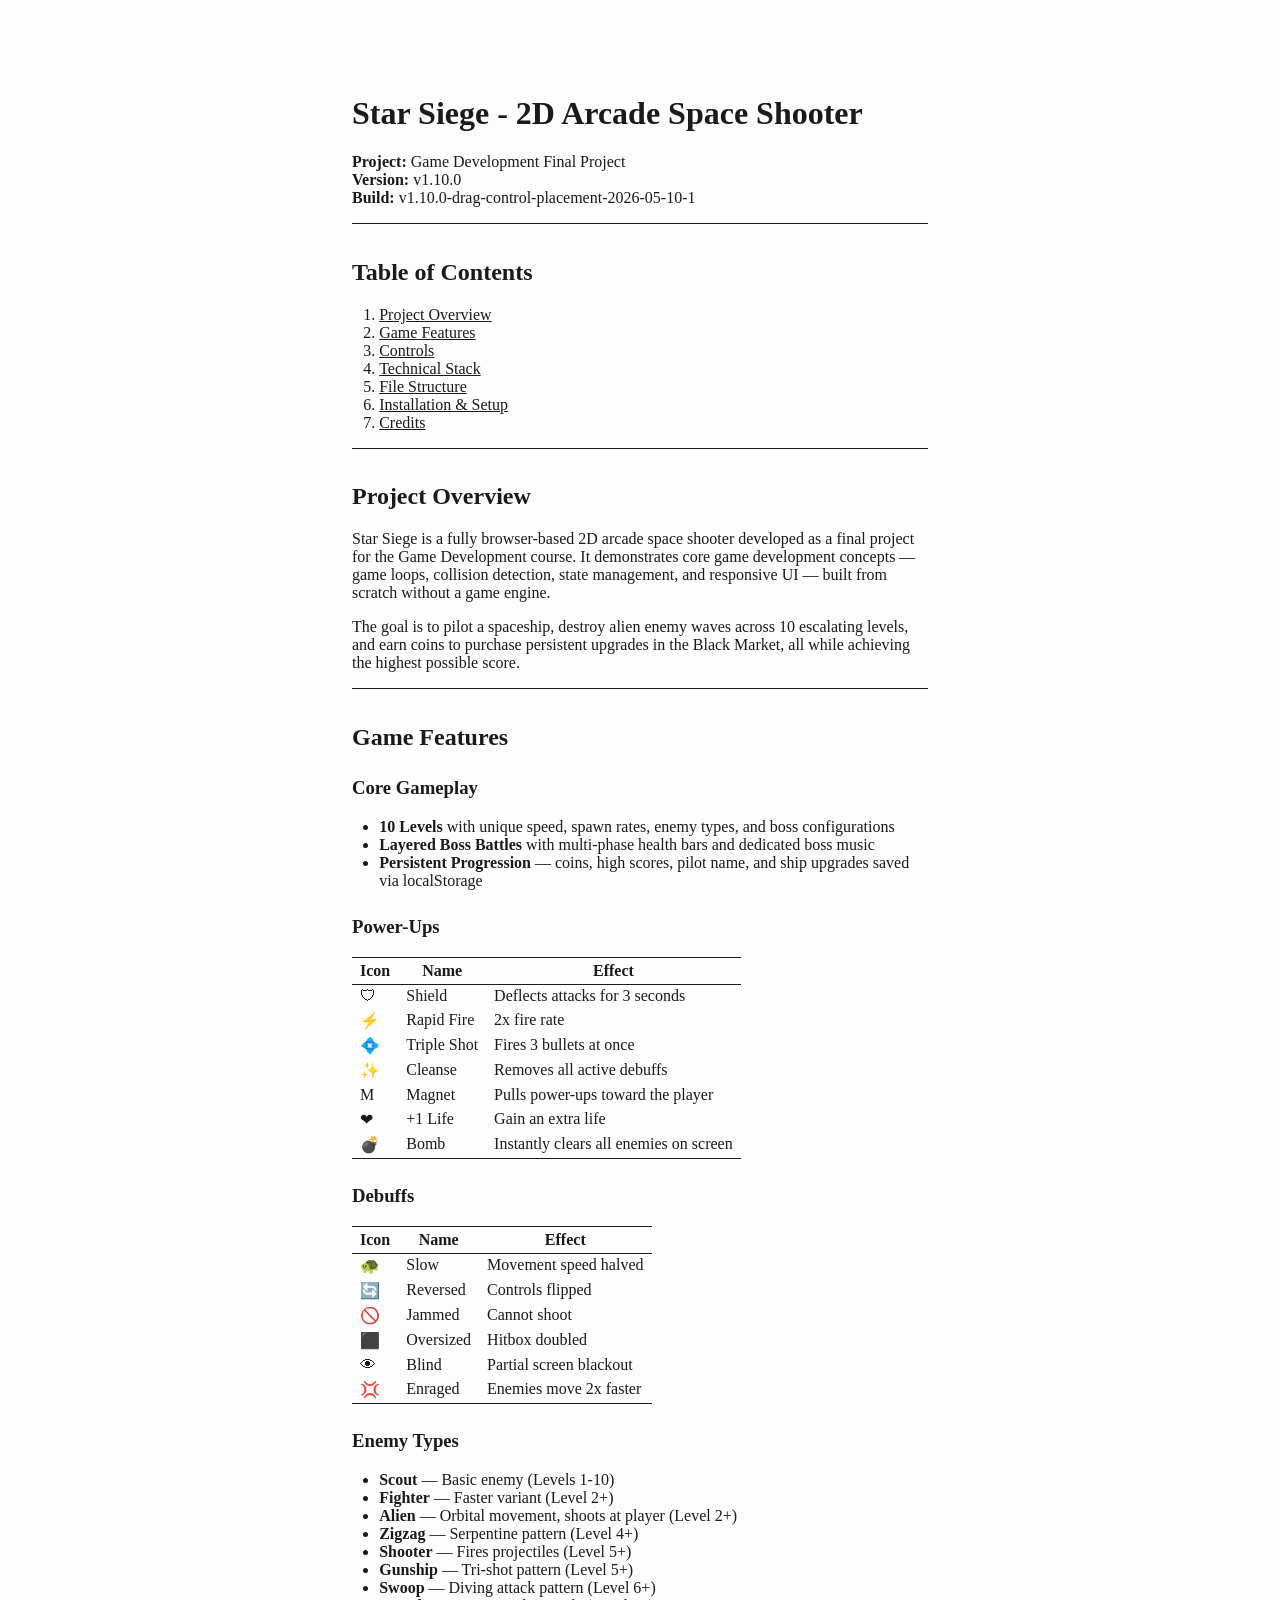
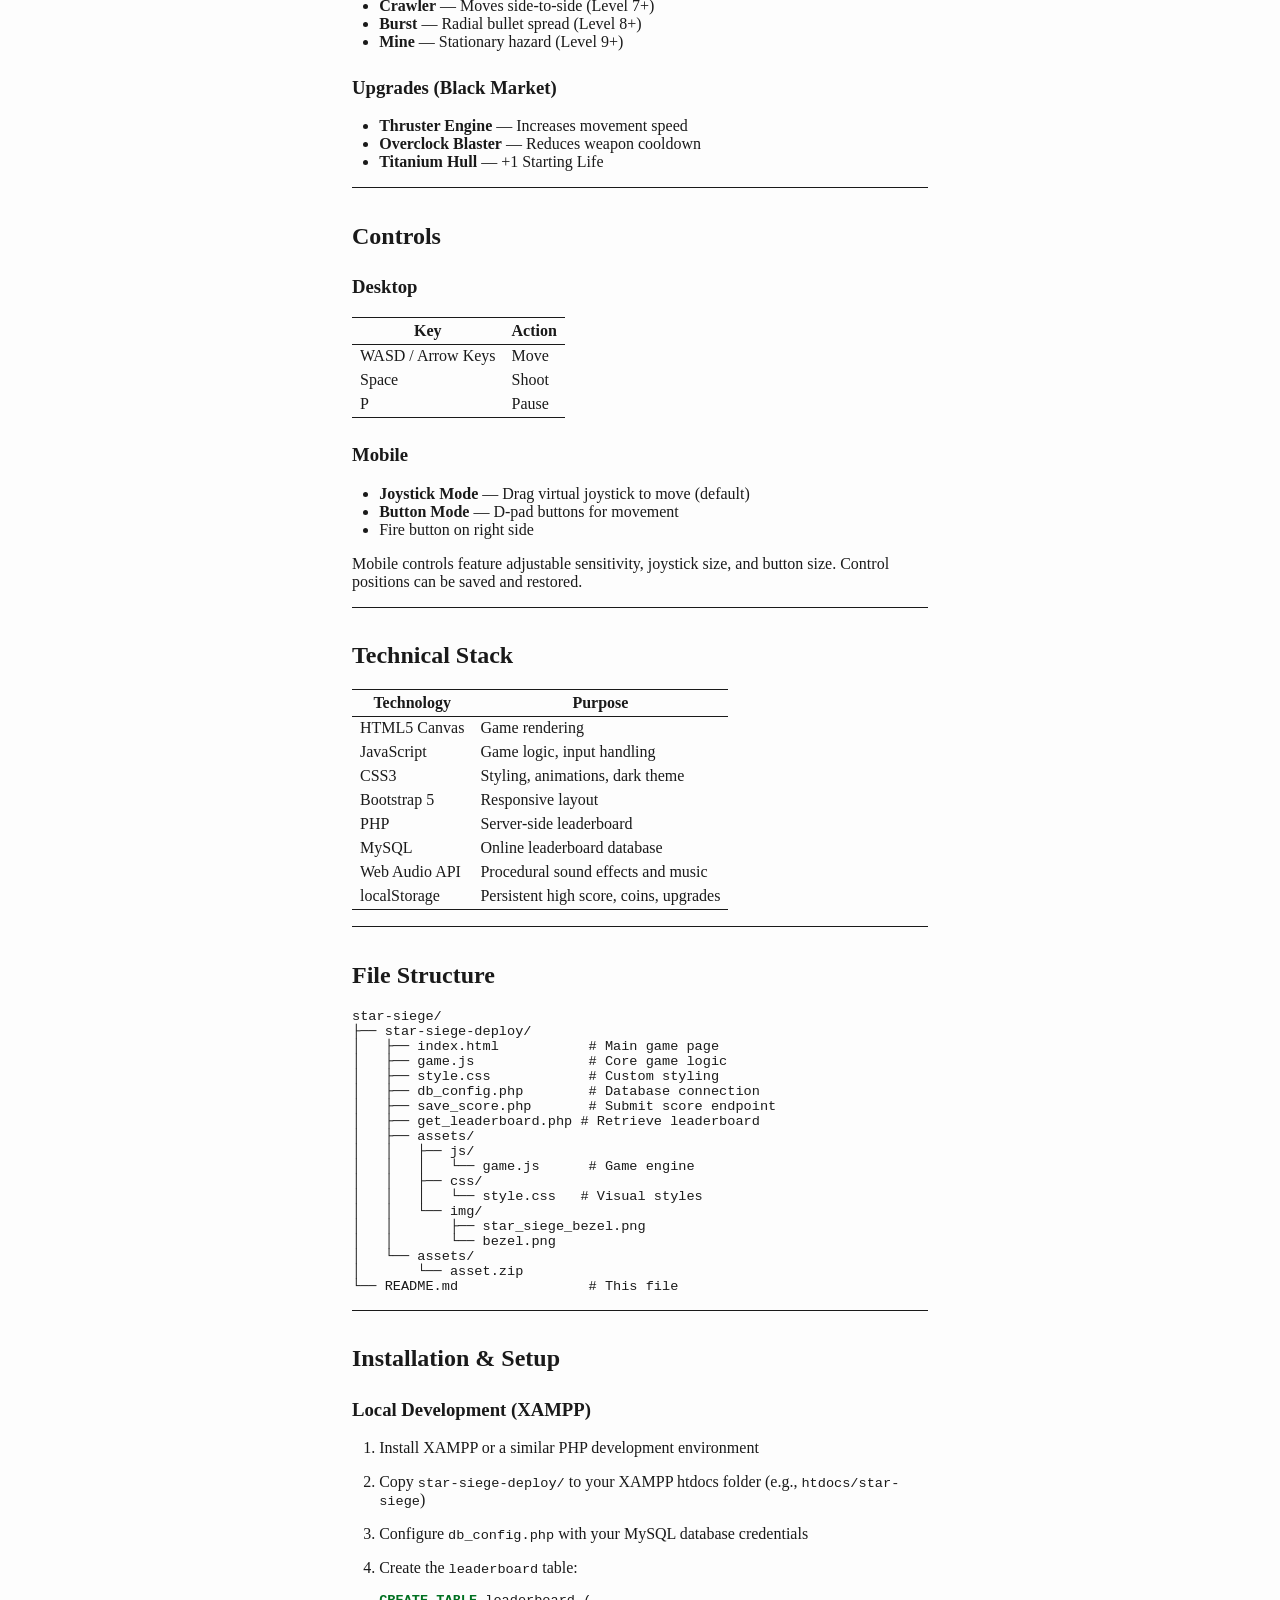
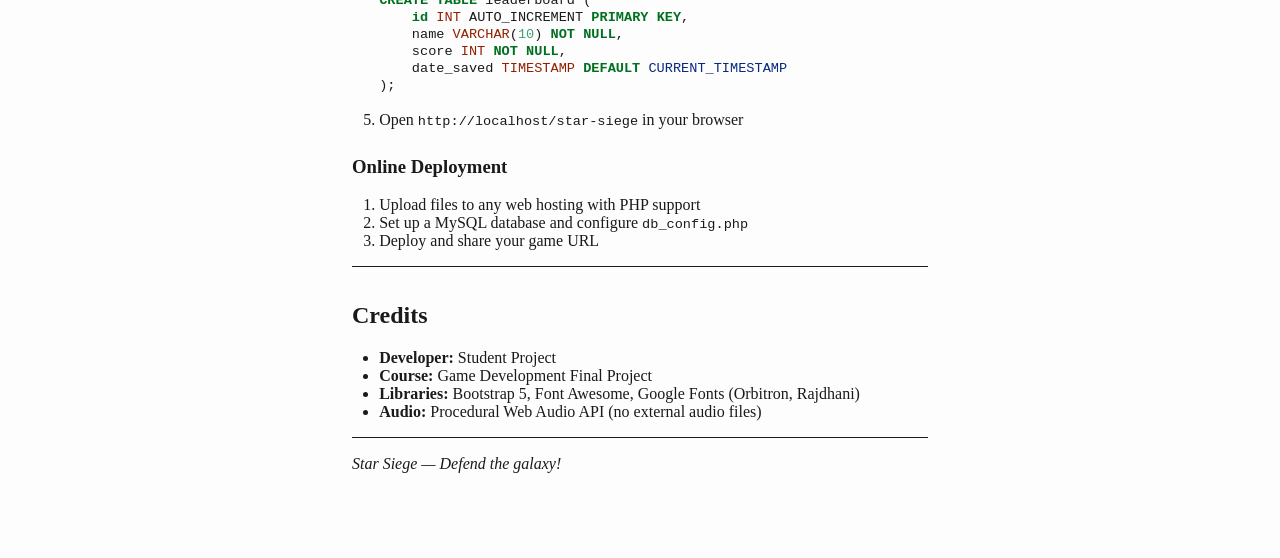
<file: star-siege/README.html>
<!DOCTYPE html>
<html xmlns="http://www.w3.org/1999/xhtml">
<head>
  <meta charset="utf-8" />
  <meta name="generator" content="pandoc" />
  <meta name="viewport" content="width=device-width, initial-scale=1.0, user-scalable=yes" />
  <title>README</title>
  <style>
    /* Default styles provided by pandoc.
    ** See https://pandoc.org/MANUAL.html#variables-for-html for config info.
    */
    html {
      color: #1a1a1a;
      background-color: #fdfdfd;
    }
    body {
      margin: 0 auto;
      max-width: 36em;
      padding-left: 50px;
      padding-right: 50px;
      padding-top: 50px;
      padding-bottom: 50px;
      hyphens: auto;
      overflow-wrap: break-word;
      text-rendering: optimizeLegibility;
      font-kerning: normal;
    }
    @media (max-width: 600px) {
      body {
        font-size: 0.9em;
        padding: 12px;
      }
      h1 {
        font-size: 1.8em;
      }
    }
    @media print {
      html {
        background-color: white;
      }
      body {
        background-color: transparent;
        color: black;
        font-size: 12pt;
      }
      p, h2, h3 {
        orphans: 3;
        widows: 3;
      }
      h2, h3, h4 {
        page-break-after: avoid;
      }
    }
    p {
      margin: 1em 0;
    }
    a {
      color: #1a1a1a;
    }
    a:visited {
      color: #1a1a1a;
    }
    img {
      max-width: 100%;
    }
    svg {
      height: auto;
      max-width: 100%;
    }
    h1, h2, h3, h4, h5, h6 {
      margin-top: 1.4em;
    }
    h5, h6 {
      font-size: 1em;
      font-style: italic;
    }
    h6 {
      font-weight: normal;
    }
    ol, ul {
      padding-left: 1.7em;
      margin-top: 1em;
    }
    li > ol, li > ul {
      margin-top: 0;
    }
    blockquote {
      margin: 1em 0 1em 1.7em;
      padding-left: 1em;
      border-left: 2px solid #e6e6e6;
      color: #606060;
    }
    code {
      white-space: pre-wrap;
      font-family: Menlo, Monaco, Consolas, 'Lucida Console', monospace;
      font-size: 85%;
      margin: 0;
      hyphens: manual;
    }
    pre {
      margin: 1em 0;
      overflow: auto;
    }
    pre code {
      padding: 0;
      overflow: visible;
      overflow-wrap: normal;
    }
    .sourceCode {
     background-color: transparent;
     overflow: visible;
    }
    hr {
      border: none;
      border-top: 1px solid #1a1a1a;
      height: 1px;
      margin: 1em 0;
    }
    table {
      margin: 1em 0;
      border-collapse: collapse;
      width: 100%;
      overflow-x: auto;
      display: block;
      font-variant-numeric: lining-nums tabular-nums;
    }
    table caption {
      margin-bottom: 0.75em;
    }
    tbody {
      margin-top: 0.5em;
      border-top: 1px solid #1a1a1a;
      border-bottom: 1px solid #1a1a1a;
    }
    th {
      border-top: 1px solid #1a1a1a;
      padding: 0.25em 0.5em 0.25em 0.5em;
    }
    td {
      padding: 0.125em 0.5em 0.25em 0.5em;
    }
    header {
      margin-bottom: 4em;
      text-align: center;
    }
    #TOC li {
      list-style: none;
    }
    #TOC ul {
      padding-left: 1.3em;
    }
    #TOC > ul {
      padding-left: 0;
    }
    #TOC a:not(:hover) {
      text-decoration: none;
    }
    span.smallcaps{font-variant: small-caps;}
    div.columns{display: flex; gap: min(4vw, 1.5em);}
    div.column{flex: auto; overflow-x: auto;}
    div.hanging-indent{margin-left: 1.5em; text-indent: -1.5em;}
    /* The extra [class] is a hack that increases specificity enough to
       override a similar rule in reveal.js */
    ul.task-list[class]{list-style: none;}
    ul.task-list li input[type="checkbox"] {
      font-size: inherit;
      width: 0.8em;
      margin: 0 0.8em 0.2em -1.6em;
      vertical-align: middle;
    }
    .display.math{display: block; text-align: center; margin: 0.5rem auto;}
    /* CSS for syntax highlighting */
    html { -webkit-text-size-adjust: 100%; }
    pre > code.sourceCode { white-space: pre; position: relative; }
    pre > code.sourceCode > span { display: inline-block; line-height: 1.25; }
    pre > code.sourceCode > span:empty { height: 1.2em; }
    .sourceCode { overflow: visible; }
    code.sourceCode > span { color: inherit; text-decoration: inherit; }
    div.sourceCode { margin: 1em 0; }
    pre.sourceCode { margin: 0; }
    @media screen {
    div.sourceCode { overflow: auto; }
    }
    @media print {
    pre > code.sourceCode { white-space: pre-wrap; }
    pre > code.sourceCode > span { text-indent: -5em; padding-left: 5em; }
    }
    pre.numberSource code
      { counter-reset: source-line 0; }
    pre.numberSource code > span
      { position: relative; left: -4em; counter-increment: source-line; }
    pre.numberSource code > span > a:first-child::before
      { content: counter(source-line);
        position: relative; left: -1em; text-align: right; vertical-align: baseline;
        border: none; display: inline-block;
        -webkit-touch-callout: none; -webkit-user-select: none;
        -khtml-user-select: none; -moz-user-select: none;
        -ms-user-select: none; user-select: none;
        padding: 0 4px; width: 4em;
        color: #aaaaaa;
      }
    pre.numberSource { margin-left: 3em; border-left: 1px solid #aaaaaa;  padding-left: 4px; }
    div.sourceCode
      {   }
    @media screen {
    pre > code.sourceCode > span > a:first-child::before { text-decoration: underline; }
    }
    code span.al { color: #ff0000; font-weight: bold; } /* Alert */
    code span.an { color: #60a0b0; font-weight: bold; font-style: italic; } /* Annotation */
    code span.at { color: #7d9029; } /* Attribute */
    code span.bn { color: #40a070; } /* BaseN */
    code span.bu { color: #008000; } /* BuiltIn */
    code span.cf { color: #007020; font-weight: bold; } /* ControlFlow */
    code span.ch { color: #4070a0; } /* Char */
    code span.cn { color: #880000; } /* Constant */
    code span.co { color: #60a0b0; font-style: italic; } /* Comment */
    code span.cv { color: #60a0b0; font-weight: bold; font-style: italic; } /* CommentVar */
    code span.do { color: #ba2121; font-style: italic; } /* Documentation */
    code span.dt { color: #902000; } /* DataType */
    code span.dv { color: #40a070; } /* DecVal */
    code span.er { color: #ff0000; font-weight: bold; } /* Error */
    code span.ex { } /* Extension */
    code span.fl { color: #40a070; } /* Float */
    code span.fu { color: #06287e; } /* Function */
    code span.im { color: #008000; font-weight: bold; } /* Import */
    code span.in { color: #60a0b0; font-weight: bold; font-style: italic; } /* Information */
    code span.kw { color: #007020; font-weight: bold; } /* Keyword */
    code span.op { color: #666666; } /* Operator */
    code span.ot { color: #007020; } /* Other */
    code span.pp { color: #bc7a00; } /* Preprocessor */
    code span.sc { color: #4070a0; } /* SpecialChar */
    code span.ss { color: #bb6688; } /* SpecialString */
    code span.st { color: #4070a0; } /* String */
    code span.va { color: #19177c; } /* Variable */
    code span.vs { color: #4070a0; } /* VerbatimString */
    code span.wa { color: #60a0b0; font-weight: bold; font-style: italic; } /* Warning */
  </style>
</head>
<body>
<h1 id="star-siege---2d-arcade-space-shooter">Star Siege - 2D Arcade
Space Shooter</h1>
<p><strong>Project:</strong> Game Development Final Project<br />
<strong>Version:</strong> v1.10.0<br />
<strong>Build:</strong> v1.10.0-drag-control-placement-2026-05-10-1</p>
<hr />
<h2 id="table-of-contents">Table of Contents</h2>
<ol type="1">
<li><a href="#project-overview">Project Overview</a></li>
<li><a href="#game-features">Game Features</a></li>
<li><a href="#controls">Controls</a></li>
<li><a href="#technical-stack">Technical Stack</a></li>
<li><a href="#file-structure">File Structure</a></li>
<li><a href="#installation--setup">Installation &amp; Setup</a></li>
<li><a href="#credits">Credits</a></li>
</ol>
<hr />
<h2 id="project-overview">Project Overview</h2>
<p>Star Siege is a fully browser-based 2D arcade space shooter developed
as a final project for the Game Development course. It demonstrates core
game development concepts — game loops, collision detection, state
management, and responsive UI — built from scratch without a game
engine.</p>
<p>The goal is to pilot a spaceship, destroy alien enemy waves across 10
escalating levels, and earn coins to purchase persistent upgrades in the
Black Market, all while achieving the highest possible score.</p>
<hr />
<h2 id="game-features">Game Features</h2>
<h3 id="core-gameplay">Core Gameplay</h3>
<ul>
<li><strong>10 Levels</strong> with unique speed, spawn rates, enemy
types, and boss configurations</li>
<li><strong>Layered Boss Battles</strong> with multi-phase health bars
and dedicated boss music</li>
<li><strong>Persistent Progression</strong> — coins, high scores, pilot
name, and ship upgrades saved via localStorage</li>
</ul>
<h3 id="power-ups">Power-Ups</h3>
<table>
<thead>
<tr>
<th>Icon</th>
<th>Name</th>
<th>Effect</th>
</tr>
</thead>
<tbody>
<tr>
<td>🛡</td>
<td>Shield</td>
<td>Deflects attacks for 3 seconds</td>
</tr>
<tr>
<td>⚡</td>
<td>Rapid Fire</td>
<td>2x fire rate</td>
</tr>
<tr>
<td>💠</td>
<td>Triple Shot</td>
<td>Fires 3 bullets at once</td>
</tr>
<tr>
<td>✨</td>
<td>Cleanse</td>
<td>Removes all active debuffs</td>
</tr>
<tr>
<td>M</td>
<td>Magnet</td>
<td>Pulls power-ups toward the player</td>
</tr>
<tr>
<td>❤</td>
<td>+1 Life</td>
<td>Gain an extra life</td>
</tr>
<tr>
<td>💣</td>
<td>Bomb</td>
<td>Instantly clears all enemies on screen</td>
</tr>
</tbody>
</table>
<h3 id="debuffs">Debuffs</h3>
<table>
<thead>
<tr>
<th>Icon</th>
<th>Name</th>
<th>Effect</th>
</tr>
</thead>
<tbody>
<tr>
<td>🐢</td>
<td>Slow</td>
<td>Movement speed halved</td>
</tr>
<tr>
<td>🔄</td>
<td>Reversed</td>
<td>Controls flipped</td>
</tr>
<tr>
<td>🚫</td>
<td>Jammed</td>
<td>Cannot shoot</td>
</tr>
<tr>
<td>⬛</td>
<td>Oversized</td>
<td>Hitbox doubled</td>
</tr>
<tr>
<td>👁</td>
<td>Blind</td>
<td>Partial screen blackout</td>
</tr>
<tr>
<td>💢</td>
<td>Enraged</td>
<td>Enemies move 2x faster</td>
</tr>
</tbody>
</table>
<h3 id="enemy-types">Enemy Types</h3>
<ul>
<li><strong>Scout</strong> — Basic enemy (Levels 1-10)</li>
<li><strong>Fighter</strong> — Faster variant (Level 2+)</li>
<li><strong>Alien</strong> — Orbital movement, shoots at player (Level
2+)</li>
<li><strong>Zigzag</strong> — Serpentine pattern (Level 4+)</li>
<li><strong>Shooter</strong> — Fires projectiles (Level 5+)</li>
<li><strong>Gunship</strong> — Tri-shot pattern (Level 5+)</li>
<li><strong>Swoop</strong> — Diving attack pattern (Level 6+)</li>
<li><strong>Crawler</strong> — Moves side-to-side (Level 7+)</li>
<li><strong>Burst</strong> — Radial bullet spread (Level 8+)</li>
<li><strong>Mine</strong> — Stationary hazard (Level 9+)</li>
</ul>
<h3 id="upgrades-black-market">Upgrades (Black Market)</h3>
<ul>
<li><strong>Thruster Engine</strong> — Increases movement speed</li>
<li><strong>Overclock Blaster</strong> — Reduces weapon cooldown</li>
<li><strong>Titanium Hull</strong> — +1 Starting Life</li>
</ul>
<hr />
<h2 id="controls">Controls</h2>
<h3 id="desktop">Desktop</h3>
<table>
<thead>
<tr>
<th>Key</th>
<th>Action</th>
</tr>
</thead>
<tbody>
<tr>
<td>WASD / Arrow Keys</td>
<td>Move</td>
</tr>
<tr>
<td>Space</td>
<td>Shoot</td>
</tr>
<tr>
<td>P</td>
<td>Pause</td>
</tr>
</tbody>
</table>
<h3 id="mobile">Mobile</h3>
<ul>
<li><strong>Joystick Mode</strong> — Drag virtual joystick to move
(default)</li>
<li><strong>Button Mode</strong> — D-pad buttons for movement</li>
<li>Fire button on right side</li>
</ul>
<p>Mobile controls feature adjustable sensitivity, joystick size, and
button size. Control positions can be saved and restored.</p>
<hr />
<h2 id="technical-stack">Technical Stack</h2>
<table>
<thead>
<tr>
<th>Technology</th>
<th>Purpose</th>
</tr>
</thead>
<tbody>
<tr>
<td>HTML5 Canvas</td>
<td>Game rendering</td>
</tr>
<tr>
<td>JavaScript</td>
<td>Game logic, input handling</td>
</tr>
<tr>
<td>CSS3</td>
<td>Styling, animations, dark theme</td>
</tr>
<tr>
<td>Bootstrap 5</td>
<td>Responsive layout</td>
</tr>
<tr>
<td>PHP</td>
<td>Server-side leaderboard</td>
</tr>
<tr>
<td>MySQL</td>
<td>Online leaderboard database</td>
</tr>
<tr>
<td>Web Audio API</td>
<td>Procedural sound effects and music</td>
</tr>
<tr>
<td>localStorage</td>
<td>Persistent high score, coins, upgrades</td>
</tr>
</tbody>
</table>
<hr />
<h2 id="file-structure">File Structure</h2>
<pre><code>star-siege/
├── star-siege-deploy/
│   ├── index.html           # Main game page
│   ├── game.js              # Core game logic
│   ├── style.css            # Custom styling
│   ├── db_config.php        # Database connection
│   ├── save_score.php       # Submit score endpoint
│   ├── get_leaderboard.php # Retrieve leaderboard
│   ├── assets/
│   │   ├── js/
│   │   │   └── game.js      # Game engine
│   │   ├── css/
│   │   │   └── style.css   # Visual styles
│   │   └── img/
│   │       ├── star_siege_bezel.png
│   │       └── bezel.png
│   └── assets/
│       └── asset.zip
└── README.md                # This file</code></pre>
<hr />
<h2 id="installation-setup">Installation &amp; Setup</h2>
<h3 id="local-development-xampp">Local Development (XAMPP)</h3>
<ol type="1">
<li><p>Install XAMPP or a similar PHP development environment</p></li>
<li><p>Copy <code>star-siege-deploy/</code> to your XAMPP htdocs folder
(e.g., <code>htdocs/star-siege</code>)</p></li>
<li><p>Configure <code>db_config.php</code> with your MySQL database
credentials</p></li>
<li><p>Create the <code>leaderboard</code> table:</p>
<div class="sourceCode" id="cb2"><pre
class="sourceCode sql"><code class="sourceCode sql"><span id="cb2-1"><a href="#cb2-1" aria-hidden="true" tabindex="-1"></a><span class="kw">CREATE</span> <span class="kw">TABLE</span> leaderboard (</span>
<span id="cb2-2"><a href="#cb2-2" aria-hidden="true" tabindex="-1"></a>    <span class="kw">id</span> <span class="dt">INT</span> AUTO_INCREMENT <span class="kw">PRIMARY</span> <span class="kw">KEY</span>,</span>
<span id="cb2-3"><a href="#cb2-3" aria-hidden="true" tabindex="-1"></a>    name <span class="dt">VARCHAR</span>(<span class="dv">10</span>) <span class="kw">NOT</span> <span class="kw">NULL</span>,</span>
<span id="cb2-4"><a href="#cb2-4" aria-hidden="true" tabindex="-1"></a>    score <span class="dt">INT</span> <span class="kw">NOT</span> <span class="kw">NULL</span>,</span>
<span id="cb2-5"><a href="#cb2-5" aria-hidden="true" tabindex="-1"></a>    date_saved <span class="dt">TIMESTAMP</span> <span class="kw">DEFAULT</span> <span class="fu">CURRENT_TIMESTAMP</span></span>
<span id="cb2-6"><a href="#cb2-6" aria-hidden="true" tabindex="-1"></a>);</span></code></pre></div></li>
<li><p>Open <code>http://localhost/star-siege</code> in your
browser</p></li>
</ol>
<h3 id="online-deployment">Online Deployment</h3>
<ol type="1">
<li>Upload files to any web hosting with PHP support</li>
<li>Set up a MySQL database and configure
<code>db_config.php</code></li>
<li>Deploy and share your game URL</li>
</ol>
<hr />
<h2 id="credits">Credits</h2>
<ul>
<li><strong>Developer:</strong> Student Project</li>
<li><strong>Course:</strong> Game Development Final Project</li>
<li><strong>Libraries:</strong> Bootstrap 5, Font Awesome, Google Fonts
(Orbitron, Rajdhani)</li>
<li><strong>Audio:</strong> Procedural Web Audio API (no external audio
files)</li>
</ul>
<hr />
<p><em>Star Siege — Defend the galaxy!</em></p>
</body>
</html>
</file>
<file: star-siege/star-siege-deploy/assets/css/style.css>
/* =====================================================
   Star Siege - style.css
   Space/Cyber Dark Theme
   ===================================================== */

/* ---- Google Fonts Variables ---- */
:root {
    --font-title: 'Orbitron', sans-serif;
    --font-body:  'Rajdhani', sans-serif;
    --clr-bg:       #060a14;
    --clr-surface:  #0d1526;
    --clr-border:   #1a2a4a;
    --clr-accent:   #00d4ff;
    --clr-accent2:  #7b2fff;
    --clr-danger:   #ff3c5a;
    --clr-warn:     #ffcc00;
    --clr-text:     #c8d8f0;
    --clr-muted:    #4a6080;
    --glow-accent:  0 0 12px rgba(0, 212, 255, 0.55);
    --glow-danger:  0 0 12px rgba(255, 60, 90, 0.6);
}

/* ---- Reset & Base ---- */
*, *::before, *::after { box-sizing: border-box; }

html, body {
    margin: 0;
    padding: 0;
    background-color: var(--clr-bg);
    color: var(--clr-text);
    font-family: var(--font-body);
    min-height: 100vh;
    overflow-x: hidden;
}

/* Animated starfield background */
body::before {
    content: '';
    position: fixed;
    inset: 0;
    background-image:
        radial-gradient(1px 1px at 10% 15%, rgba(255,255,255,0.8) 0%, transparent 100%),
        radial-gradient(1px 1px at 25% 55%, rgba(255,255,255,0.6) 0%, transparent 100%),
        radial-gradient(1px 1px at 40% 30%, rgba(255,255,255,0.7) 0%, transparent 100%),
        radial-gradient(1.5px 1.5px at 55% 70%, rgba(255,255,255,0.5) 0%, transparent 100%),
        radial-gradient(1px 1px at 70% 20%, rgba(255,255,255,0.8) 0%, transparent 100%),
        radial-gradient(1px 1px at 85% 50%, rgba(255,255,255,0.6) 0%, transparent 100%),
        radial-gradient(1px 1px at 20% 80%, rgba(255,255,255,0.7) 0%, transparent 100%),
        radial-gradient(1px 1px at 60% 90%, rgba(255,255,255,0.5) 0%, transparent 100%),
        radial-gradient(1.5px 1.5px at 90% 85%, rgba(255,255,255,0.8) 0%, transparent 100%),
        radial-gradient(1px 1px at 5% 45%, rgba(255,255,255,0.6) 0%, transparent 100%);
    pointer-events: none;
    z-index: 0;
    animation: twinkle 4s ease-in-out infinite alternate;
}

@keyframes twinkle {
    0%   { opacity: 0.7; }
    100% { opacity: 1; }
}

/* =====================================================
   HEADER
   ===================================================== */
.game-header {
    position: relative;
    z-index: 1;
    border-bottom: 1px solid var(--clr-border);
    background: rgba(13, 21, 38, 0.85);
    backdrop-filter: blur(6px);
}

.game-title {
    font-family: var(--font-title);
    font-size: clamp(1.4rem, 4vw, 2.4rem);
    font-weight: 900;
    color: var(--clr-accent);
    text-shadow: var(--glow-accent);
    letter-spacing: 4px;
    margin: 0;
}

.game-subtitle {
    font-family: var(--font-title);
    font-size: 0.65rem;
    letter-spacing: 6px;
    color: var(--clr-muted);
    margin: 4px 0 0;
}

/* =====================================================
   CARDS
   ===================================================== */
.card {
    border: 1px solid var(--clr-border) !important;
    background: rgba(13, 21, 38, 0.92) !important;
    border-radius: 12px !important;
    position: relative;
    z-index: 1;
}

.game-card {
    box-shadow: 0 0 30px rgba(0, 212, 255, 0.08);
}

/* =====================================================
   GAME SCREENS (Start / Game / Game Over)
   ===================================================== */
.game-screen {
    display: none;
    flex-direction: column;
    min-height: 350px;
    position: relative;
}
.game-screen.active {
    display: flex;
}

.screen-content {
    padding: 2rem 1rem;
}

.start-logo .logo-icon {
    font-size: 4rem;
    filter: drop-shadow(0 0 16px rgba(0,212,255,0.7));
}

.screen-title {
    font-family: var(--font-title);
    font-size: clamp(1.6rem, 5vw, 2.8rem);
    font-weight: 900;
    color: var(--clr-accent);
    text-shadow: var(--glow-accent);
    letter-spacing: 4px;
    margin-bottom: 0.5rem;
}

.screen-desc {
    color: var(--clr-text);
    font-size: 1rem;
    max-width: 420px;
    margin: 0 auto 1.5rem;
    line-height: 1.5;
}

/* Controls Box */
.controls-box {
    background: rgba(0,212,255,0.05);
    border: 1px solid rgba(0,212,255,0.2);
    border-radius: 10px;
    padding: 1rem;
    max-width: 360px;
    margin: 0 auto;
}
.controls-title {
    font-family: var(--font-title);
    font-size: 0.8rem;
    color: var(--clr-accent);
    letter-spacing: 2px;
    margin-bottom: 0.75rem;
}
.ctrl-item {
    font-size: 0.9rem;
    color: var(--clr-text);
    margin-bottom: 6px;
}
kbd {
    background: rgba(0,212,255,0.12);
    border: 1px solid rgba(0,212,255,0.35);
    color: var(--clr-accent);
    border-radius: 5px;
    padding: 2px 7px;
    font-size: 0.8rem;
    font-family: var(--font-title);
}

/* High Score on Start Screen */
.highscore-display {
    display: inline-flex;
    align-items: center;
    gap: 10px;
    background: rgba(255,204,0,0.08);
    border: 1px solid rgba(255,204,0,0.25);
    border-radius: 8px;
    padding: 6px 20px;
}
.hs-label {
    font-family: var(--font-title);
    font-size: 0.7rem;
    letter-spacing: 2px;
    color: var(--clr-warn);
}
.hs-value {
    font-family: var(--font-title);
    font-size: 1.3rem;
    font-weight: 700;
    color: var(--clr-warn);
    text-shadow: 0 0 8px rgba(255,204,0,0.5);
}

/* =====================================================
   BUTTONS
   ===================================================== */
.btn-glow {
    font-family: var(--font-title);
    font-size: 0.85rem;
    letter-spacing: 2px;
    background: linear-gradient(135deg, rgba(0,212,255,0.15), rgba(123,47,255,0.15));
    border: 1.5px solid var(--clr-accent);
    color: var(--clr-accent);
    border-radius: 8px;
    transition: all 0.25s ease;
}
.btn-glow:hover, .btn-glow:focus {
    background: rgba(0,212,255,0.25);
    color: #fff;
    box-shadow: var(--glow-accent);
    border-color: var(--clr-accent);
}

.btn-outline-glow {
    font-family: var(--font-title);
    font-size: 0.85rem;
    letter-spacing: 2px;
    background: transparent;
    border: 1.5px solid var(--clr-muted);
    color: var(--clr-muted);
    border-radius: 8px;
    transition: all 0.25s ease;
}
.btn-outline-glow:hover {
    border-color: var(--clr-accent);
    color: var(--clr-accent);
}

/* =====================================================
   HUD BAR
   ===================================================== */
.hud-bar {
    background: rgba(0,0,0,0.5);
    border-bottom: 1px solid var(--clr-border);
    border-radius: 8px 8px 0 0;
    position: relative;
}
.hud-item {
    display: flex;
    flex-direction: column;
    min-width: 80px;
}
.hud-label {
    font-family: var(--font-title);
    font-size: 0.55rem;
    letter-spacing: 2px;
    color: var(--clr-muted);
}
.hud-value {
    font-family: var(--font-title);
    font-size: 1rem;
    font-weight: 700;
    color: var(--clr-accent);
    text-shadow: var(--glow-accent);
}
.hud-lives .hud-value { color: var(--clr-danger); text-shadow: var(--glow-danger); }
.life-meter {
    display: inline-flex;
    justify-content: flex-end;
    align-items: center;
    gap: 4px;
    min-height: 16px;
}
.life-bar {
    width: 16px;
    height: 7px;
    display: inline-block;
    border: 1px solid rgba(255,60,90,0.45);
    background: rgba(255,60,90,0.08);
    box-shadow: inset 0 0 6px rgba(0,0,0,0.55);
}
.life-bar.active {
    background: linear-gradient(90deg, #ff2b55, #ffcc00);
    border-color: rgba(255,204,0,0.85);
    box-shadow: 0 0 9px rgba(255,60,90,0.65), inset 0 0 3px rgba(255,255,255,0.45);
}
.hud-level .hud-value { color: var(--clr-warn); text-shadow: 0 0 8px rgba(255,204,0,0.5); }

/* HUD Action Buttons (Pause, Fullscreen) */
.btn-hud-action {
    background: transparent;
    border: none;
    color: var(--clr-muted);
    font-size: 0.78rem;
    min-width: 28px;
    min-height: 26px;
    padding: 1px 5px;
    transition: color 0.2s;
    z-index: 10;
}
.hud-controls {
    gap: 4px !important;
}
.btn-hud-action:hover { color: var(--clr-accent); }

/* =====================================================
   CANVAS WRAPPER
   ===================================================== */
.canvas-wrapper {
    flex: 1;
    position: relative;
    width: 100%;
    background: #020810;
    display: flex;
    justify-content: center;
    align-items: center;
    overflow: hidden;
}

#gameCanvas {
    display: block;
    width: 100%;
    height: auto;
    max-height: 65vh;
    image-rendering: pixelated;
    position: relative;
    z-index: 1;
}

/* CRT Arcade Effect Overlay */
.crt-overlay {
    position: absolute;
    inset: 0;
    pointer-events: none;
    z-index: 15;
    background: linear-gradient(rgba(18, 16, 16, 0) 50%, rgba(0, 0, 0, 0.2) 50%), linear-gradient(90deg, rgba(255, 0, 0, 0.04), rgba(0, 255, 0, 0.01), rgba(0, 0, 255, 0.04));
    background-size: 100% 2px, 3px 100%;
    box-shadow: inset 0 0 60px rgba(0,0,0,0.5); /* Reduced from 100px 0.8 */
}
.crt-overlay::after {
    content: " ";
    position: absolute;
    inset: 0;
    background: radial-gradient(circle, rgba(255,255,255,0.08) 0%, rgba(0,0,0,0.25) 100%); /* Lightened edges */
    z-index: 16;
}

/* Fullscreen Document Mode */
:root:fullscreen #mainHeader,
:root:fullscreen #infoCol,
:root:fullscreen #mainFooter,
:root:fullscreen #documentation {
    display: none !important;
}

:root:fullscreen body {
    background: #020810;
    margin: 0;
    padding: 0;
}

:root:fullscreen main {
    padding: 0 !important;
    margin: 0 !important;
    height: 100vh;
    width: 100vw;
}

:root:fullscreen .row {
    margin: 0 !important;
    height: 100%;
    align-items: center !important;
}

:root:fullscreen #gameCol {
    padding: 0 !important;
    margin: 0 !important;
    max-width: 100%;
    flex: 0 0 100%;
    height: 100%;
}

:root:fullscreen .game-card {
    width: 100% !important;
    height: 100% !important;
    border-radius: 0 !important;
    border: none !important;
    display: flex;
    flex-direction: column;
    background: transparent !important;
    box-shadow: none !important;
}

.arcade-bezel {
    display: none;
}

:root:fullscreen .arcade-bezel {
    display: flex;
    flex-direction: column;
    justify-content: center;
    position: absolute;
    top: 0;
    bottom: 0;
    width: calc(50vw - 350px);
    z-index: 0;
    box-shadow: inset 0 0 80px rgba(0,0,0,0.95);
}

:root:fullscreen .arcade-bezel::before {
    content: "";
    position: absolute;
    inset: 0;
    background-image: url('../img/star_siege_bezel.png');
    background-size: cover;
    background-position: center;
    background-repeat: no-repeat;
    z-index: -1;
    opacity: 0.6;
}

:root:fullscreen .arcade-bezel-left {
    left: 0;
    border-right: 4px solid var(--clr-border);
    align-items: flex-end;
}

:root:fullscreen .arcade-bezel-right {
    right: 0;
    border-left: 4px solid var(--clr-border);
    align-items: flex-start;
}

:root:fullscreen .arcade-bezel-right::before {
    transform: scaleX(-1);
}

/* Bezel Content / Guides */
.bezel-content {
    background: rgba(13, 21, 38, 0.85);
    border: 1px solid var(--clr-border);
    border-radius: 12px;
    padding: 1.5rem;
    margin: 0 2rem;
    backdrop-filter: blur(8px);
    width: 280px;
    box-shadow: 0 0 30px rgba(0, 0, 0, 0.8);
    position: relative;
    z-index: 1;
}

.bezel-title {
    font-family: var(--font-title);
    font-size: 1.2rem;
    color: var(--clr-text);
    text-shadow: 0 0 8px rgba(255,255,255,0.3);
    margin-bottom: 1.2rem;
    text-align: center;
    letter-spacing: 2px;
}

.bezel-list {
    list-style: none;
    padding: 0;
    margin: 0;
}

.bezel-list li {
    display: flex;
    align-items: center;
    gap: 12px;
    padding: 8px 0;
    border-bottom: 1px solid rgba(255,255,255,0.05);
}

.bezel-list li:last-child {
    border-bottom: none;
}

.bezel-list .pu-icon {
    font-size: 1.4rem;
    width: 30px;
    text-align: center;
    filter: drop-shadow(0 0 6px currentColor);
}

.bezel-list .pu-name {
    font-family: var(--font-title);
    font-size: 0.8rem;
    letter-spacing: 1px;
    margin-bottom: 2px;
    text-shadow: 0 0 5px currentColor;
}

.bezel-list .pu-desc {
    font-size: 0.85rem;
    color: var(--clr-text);
    opacity: 0.8;
}

:root:fullscreen .card-body {
    flex: 1;
    display: flex;
    flex-direction: column;
    justify-content: center;
    max-width: 700px;
    margin: 0 auto;
    width: 100%;
    position: relative;
    z-index: 5;
    background: #020810;
    box-shadow: 0 0 50px rgba(0, 0, 0, 1);
}

:root:fullscreen .canvas-wrapper {
    flex: 1;
    display: flex;
    flex-direction: column;
    justify-content: center;
    align-items: center;
    max-height: none;
    background: transparent;
}

:root:fullscreen #gameCanvas {
    max-height: 80vh;
    height: 100%;
    width: auto;
    object-fit: contain;
}

@media (max-width: 768px) {
    :root:fullscreen .card-body {
        max-width: 100vw;
        height: 100vh;
        padding: 10px 12px !important;
    }

    :root:fullscreen .canvas-wrapper {
        width: 100%;
        min-height: 0;
        padding: 6px;
    }

    :root:fullscreen #gameCanvas {
        max-width: 100%;
        max-height: calc(100vh - 250px);
        height: auto;
        width: auto;
        aspect-ratio: 480 / 520;
    }

    :root:fullscreen .mobile-controls {
        position: relative;
        height: clamp(108px, 18vh, 150px) !important;
        min-height: 108px;
        padding: 10px 18px !important;
        flex-shrink: 0;
    }

    :root:fullscreen .hud-bar {
        flex-shrink: 0;
    }
}

@media (min-width: 769px) {
    :root:fullscreen .game-card {
        --desktop-playfield-w: min(94vh, calc(100vw - 560px));
    }

    :root:fullscreen .arcade-bezel {
        width: calc((100vw - var(--desktop-playfield-w)) / 2);
    }

    :root:fullscreen .game-screen#gameScreen.active {
        display: flex;
        flex-direction: column;
        height: 100vh;
    }

    :root:fullscreen .card-body {
        max-width: var(--desktop-playfield-w);
        min-width: min(900px, var(--desktop-playfield-w));
        height: 100vh;
        padding: 0 !important;
        justify-content: flex-start;
    }

    :root:fullscreen .hud-bar {
        flex: 0 0 auto;
        border-radius: 0;
    }

    :root:fullscreen .canvas-wrapper {
        flex: 1 1 auto;
        width: 100%;
        min-height: 0;
        align-items: stretch;
    }

    :root:fullscreen #gameCanvas {
        width: 100%;
        height: 100%;
        max-width: none;
        max-height: none;
        object-fit: contain;
    }

    :root:fullscreen .mobile-controls {
        display: none !important;
    }
}

:root:fullscreen #globalFullscreenBtn { opacity: 0.5; }
:root:fullscreen #globalFullscreenBtn i::before,
:root:fullscreen #fullscreenBtn i::before {
    content: "\f066"; /* fa-compress */
}

/* Level Up Flash */
.level-up-flash {
    position: absolute;
    inset: 0;
    display: flex;
    align-items: center;
    justify-content: center;
    pointer-events: none;
    opacity: 0;
    transition: opacity 0.15s;
}
.level-up-flash.show {
    opacity: 1;
    animation: flashAnim 1.6s ease-in-out forwards;
}
.level-up-flash span {
    font-family: var(--font-title);
    font-size: clamp(2rem, 8vw, 4rem);
    font-weight: 900;
    color: var(--clr-warn);
    text-shadow: 0 0 30px rgba(255,204,0,0.9), 0 0 60px rgba(255,204,0,0.5);
    letter-spacing: 6px;
    animation: scaleFlash 1.6s ease-in-out forwards;
}
@keyframes flashAnim {
    0%   { opacity: 0; }
    15%  { opacity: 1; }
    70%  { opacity: 1; }
    100% { opacity: 0; }
}
@keyframes scaleFlash {
    0%   { transform: scale(0.6); }
    20%  { transform: scale(1.15); }
    70%  { transform: scale(1); }
    100% { transform: scale(0.9); }
}

/* Pause Overlay */
.pause-overlay {
    position: absolute;
    inset: 0;
    background: rgba(6, 10, 20, 0.88);
    display: none;
    align-items: center;
    justify-content: center;
    flex-direction: column;
    z-index: 20;
    backdrop-filter: blur(3px);
}
.pause-overlay.active { display: flex; }
.pause-content {
    text-align: center;
    color: var(--clr-accent);
    width: min(216px, calc(100% - 32px));
    padding: 12px 12px 10px;
    border: 1px solid rgba(0,212,255,0.28);
    border-radius: 8px;
    background: rgba(6, 10, 20, 0.74);
    box-shadow: 0 0 24px rgba(0,212,255,0.12);
}
.pause-content h3 {
    font-family: var(--font-title);
    font-size: 1rem;
    letter-spacing: 4px;
    margin: 3px 0 8px;
    text-shadow: var(--glow-accent);
}
.pause-icon {
    font-size: 1.18rem;
    margin-bottom: 2px;
}
.pause-menu-actions {
    margin-top: 0;
    gap: 6px !important;
}
.pause-menu-actions .btn {
    min-height: 31px;
    padding-top: 5px;
    padding-bottom: 5px;
    font-size: 0.64rem;
}

/* Demo joystick for start screen */
.demo-joystick {
    text-align: center;
}
.demo-joystick .joystick-wrapper {
    touch-action: none;
    -webkit-touch-callout: none;
    -webkit-user-select: none;
    -moz-user-select: none;
    -ms-user-select: none;
    user-select: none;
}
.demo-joystick .joystick-base {
    background: rgba(0, 212, 255, 0.15);
    border: 3px solid #00d4ff;
    border-radius: 50%;
    position: relative;
    box-shadow: 0 0 15px rgba(0, 212, 255, 0.3);
}
.demo-joystick .joystick-circle {
    border: 1.5px solid rgba(0, 212, 255, 0.5);
    border-radius: 50%;
    position: absolute;
    top: 50%;
    left: 50%;
    transform: translate(-50%, -50%);
    pointer-events: none;
}
.demo-joystick .joystick-stick {
    background: #ffffff;
    border: 3px solid #00d4ff;
    border-radius: 50%;
    position: absolute;
    top: 50%;
    left: 50%;
    transform: translate(-50%, -50%);
    box-shadow: 0 0 20px #00d4ff;
    pointer-events: none;
    transition: transform 0.1s ease-out;
}
.mobile-controls {
    --joystick-scale: 1;
    --button-scale: 1;
    --move-x: 0px;
    --move-y: 0px;
    display: flex !important;
    visibility: visible !important;
    opacity: 1 !important;
    justify-content: space-between;
    align-items: center;
    background: rgba(13, 21, 38, 0.98); /* Solid dark background */
    border-top: 3px solid #00d4ff;
    padding: 15px 20px;
    height: 160px;
    position: sticky;
    bottom: 0;
    z-index: 999 !important;
    width: 100%;
    min-height: 140px;
    box-sizing: border-box;
    gap: 10px;
    touch-action: none;
    -webkit-touch-callout: none;
}

.mobile-move-area {
    display: flex;
    align-items: center;
    gap: 10px;
    min-width: 0;
    transform: translate(var(--move-x), var(--move-y));
    transition: transform 0.16s ease;
    will-change: transform;
}

.mobile-move-area.is-positioning {
    cursor: grabbing;
    transition: none;
    filter: drop-shadow(0 0 14px rgba(0,212,255,0.5));
}

.mobile-control-settings {
    width: 82px;
    display: flex;
    flex-direction: column;
    gap: 6px;
}

.control-settings-panel {
    width: min(218px, 100%);
}

.pause-controls-block {
    width: min(196px, 100%);
    margin: 0 auto 4px;
    padding: 7px;
    border: 1px solid rgba(0,212,255,0.22);
    border-radius: 8px;
    background: rgba(0,212,255,0.06);
}

.sensitivity-control.is-hidden,
.control-size-control.is-hidden {
    display: none !important;
}

.control-mode-toggle,
.control-actions-row {
    display: grid;
    grid-template-columns: 1fr 1fr;
    border: 1px solid rgba(0,212,255,0.45);
    border-radius: 8px;
    overflow: hidden;
}

.control-mode-btn {
    min-height: 28px;
    border: 0;
    background: rgba(0,212,255,0.08);
    color: var(--clr-muted);
    font-family: var(--font-title);
    font-size: 0.56rem;
    letter-spacing: 1px;
}

.control-mode-btn.active {
    background: rgba(0,212,255,0.28);
    color: #fff;
    box-shadow: inset 0 0 10px rgba(0,212,255,0.4);
}

.sensitivity-control,
.control-size-control {
    display: flex;
    flex-direction: column;
    gap: 2px;
    margin: 0;
    color: var(--clr-accent);
    font-family: var(--font-title);
    font-size: 0.52rem;
    letter-spacing: 1px;
}

.control-drag-hint {
    color: rgba(234,252,255,0.56);
    font-family: var(--font-title);
    font-size: 0.48rem;
    letter-spacing: 1px;
    text-align: center;
    line-height: 1.15;
}

.control-mini-btn {
    min-height: 26px;
    border: 0;
    background: rgba(0,212,255,0.08);
    color: var(--clr-muted);
    font-family: var(--font-title);
    font-size: 0.5rem;
    letter-spacing: 0.7px;
    padding: 3px 4px;
}

.control-mini-btn:active,
.control-mini-btn:hover {
    background: rgba(0,212,255,0.24);
    color: #fff;
}

.sensitivity-control input,
.control-size-control input {
    width: 100%;
    accent-color: var(--clr-accent);
}

.button-pad {
    width: 108px;
    height: 108px;
    display: grid;
    grid-template-columns: repeat(3, 36px);
    grid-template-rows: repeat(3, 36px);
    gap: 0;
    align-items: center;
    justify-items: center;
    transform: scale(var(--button-scale));
    transform-origin: center;
}

.btn-dir {
    width: 32px;
    height: 32px;
    min-width: 32px;
    min-height: 32px;
    padding: 0;
    border-radius: 8px;
    font-size: 0.78rem;
}

.mobile-controls[data-control-mode="joystick"] .button-pad,
.mobile-controls[data-control-mode="buttons"] .joystick-wrapper {
    display: none !important;
}

@media (min-width: 769px) {
    .mobile-controls {
        display: none !important;
    }

    .canvas-wrapper {
        min-height: min(78vh, 820px);
        align-items: stretch;
    }

    #gameCanvas {
        width: 100%;
        max-height: min(78vh, 820px);
        object-fit: contain;
    }
}

.joystick-wrapper {
    width: 140px;
    height: 140px;
    display: flex;
    justify-content: center;
    align-items: center;
    position: relative;
    touch-action: none;
    z-index: 1000;
    -webkit-touch-callout: none;
    -webkit-user-select: none;
    -moz-user-select: none;
    -ms-user-select: none;
    user-select: none;
    transform: scale(var(--joystick-scale));
    transform-origin: center;
}
/* Responsive joystick sizing for smaller screens */
@media (max-width: 576px) {
    .joystick-wrapper {
        width: 120px;
        height: 120px;
    }
    .joystick-base {
        width: 90px !important;
        height: 90px !important;
    }
    .joystick-circle {
        width: 65px !important;
        height: 65px !important;
    }
    .joystick-stick {
        width: 50px !important;
        height: 50px !important;
    }
    .mobile-controls {
        height: 140px !important;
        padding: 12px 15px !important;
    }
    .mobile-move-area {
        gap: 8px;
    }
    .mobile-controls .mobile-control-settings {
        width: 72px;
    }
    .button-pad {
        width: 96px;
        height: 96px;
        grid-template-columns: repeat(3, 32px);
        grid-template-rows: repeat(3, 32px);
    }
    .btn-dir {
        width: 30px;
        height: 30px;
        min-width: 30px;
        min-height: 30px;
    }
}
.joystick-base {
    width: 110px;
    height: 110px;
    background: rgba(0, 212, 255, 0.2);
    border: 4px solid #00d4ff; /* Solid bright neon border */
    border-radius: 50%;
    position: relative;
    box-shadow: 0 0 20px rgba(0, 212, 255, 0.4);
    touch-action: none;
}
.joystick-circle {
    width: 80px;
    height: 80px;
    border: 2px solid rgba(0, 212, 255, 0.6);
    border-radius: 50%;
    position: absolute;
    top: 50%;
    left: 50%;
    transform: translate(-50%, -50%);
    pointer-events: none;
}
.joystick-stick {
    width: 60px;
    height: 60px;
    background: #ffffff; /* Solid white stick so it stands out */
    border: 4px solid #00d4ff;
    border-radius: 50%;
    position: absolute;
    top: 50%;
    left: 50%;
    transform: translate(-50%, -50%);
    box-shadow: 0 0 25px #00d4ff;
    pointer-events: none;
}

.btn-mobile {
    font-family: var(--font-title);
    font-size: 1.1rem;
    background: rgba(0,212,255,0.08);
    border: 1.5px solid rgba(0,212,255,0.3);
    color: var(--clr-accent);
    border-radius: 8px;
    padding: 10px;
    min-width: 50px;
    min-height: 50px;
    display: flex;
    justify-content: center;
    align-items: center;
    transition: all 0.15s;
    -webkit-tap-highlight-color: transparent;
    user-select: none;
}
.btn-mobile:active {
    background: rgba(0,212,255,0.25);
    transform: scale(0.94);
}
.btn-fire {
    font-size: 0.85rem;
    letter-spacing: 2px;
    background: rgba(255,60,90,0.1);
    border-color: rgba(255,60,90,0.4);
    color: var(--clr-danger);
    width: 75px;
    height: 75px;
    border-radius: 50%;
    margin-right: 15px;
    margin-bottom: 15px;
}
.btn-fire:active {
    background: rgba(255,60,90,0.3);
    color: #fff;
    box-shadow: 0 0 15px rgba(255,60,90,0.5);
}

/* =====================================================
   GAME OVER SCREEN
   ===================================================== */
.gameover-icon { font-size: 3.5rem; }

.score-card {
    background: rgba(0,0,0,0.3);
    border: 1px solid var(--clr-border);
    border-radius: 10px;
    padding: 1rem;
    max-width: 320px;
    margin: 0 auto;
}
.score-row {
    display: flex;
    justify-content: space-between;
    align-items: center;
    padding: 8px 0;
    border-bottom: 1px solid rgba(255,255,255,0.05);
}
.score-row:last-child { border-bottom: none; }
.score-row.highlight .sc-label,
.score-row.highlight .sc-value { color: var(--clr-warn); text-shadow: 0 0 8px rgba(255,204,0,0.5); }
.sc-label {
    font-family: var(--font-title);
    font-size: 0.65rem;
    letter-spacing: 2px;
    color: var(--clr-muted);
}
.sc-value {
    font-family: var(--font-title);
    font-size: 1.2rem;
    font-weight: 700;
    color: var(--clr-accent);
}

.new-hs-badge {
    font-family: var(--font-title);
    font-size: 0.9rem;
    letter-spacing: 2px;
    color: var(--clr-warn);
    text-shadow: 0 0 12px rgba(255,204,0,0.7);
    animation: pulse 1s ease-in-out infinite alternate;
}
@keyframes pulse {
    from { opacity: 0.7; }
    to   { opacity: 1; transform: scale(1.05); }
}

/* =====================================================
   INFO SIDEBAR CARDS
   ===================================================== */
.info-card {
    box-shadow: none;
}
.info-card-header {
    font-family: var(--font-title);
    font-size: 0.72rem;
    letter-spacing: 2px;
    color: var(--clr-accent);
    background: rgba(0,212,255,0.06) !important;
    border-bottom: 1px solid var(--clr-border) !important;
    padding: 10px 14px;
}

/* Level Entries */
.level-entry {
    display: flex;
    align-items: flex-start;
    gap: 10px;
    padding: 8px 0;
    border-bottom: 1px solid rgba(255,255,255,0.04);
}
.level-entry:last-child { border-bottom: none; }
.lvl-badge {
    font-family: var(--font-title);
    font-size: 0.6rem;
    font-weight: 700;
    letter-spacing: 1px;
    padding: 3px 8px;
    border-radius: 4px;
    white-space: nowrap;
    margin-top: 2px;
}
.lvl-1 { background: rgba(0,212,255,0.15); color: var(--clr-accent); border: 1px solid rgba(0,212,255,0.3); }
.lvl-2 { background: rgba(255,204,0,0.15); color: var(--clr-warn);   border: 1px solid rgba(255,204,0,0.3); }
.lvl-3 { background: rgba(255,60,90,0.15);  color: var(--clr-danger); border: 1px solid rgba(255,60,90,0.3); }
.lvl-details { font-size: 0.85rem; color: var(--clr-text); line-height: 1.4; }
.lvl-pts { font-size: 0.75rem; color: var(--clr-muted); }

/* About */
.about-text { font-size: 0.9rem; color: var(--clr-text); margin-bottom: 0.5rem; }
.about-divider { border-color: var(--clr-border); margin: 0.75rem 0; }
.about-list {
    list-style: none;
    padding: 0;
    margin: 0;
    font-size: 0.88rem;
    color: var(--clr-text);
}
.about-list li { padding: 3px 0; }

/* Tips */
.tips-list {
    list-style: none;
    padding: 0;
    margin: 0;
    font-size: 0.88rem;
    color: var(--clr-text);
}
.tips-list li { padding: 4px 0; border-bottom: 1px solid rgba(255,255,255,0.04); }
.tips-list li:last-child { border-bottom: none; }

/* =====================================================
   POWERUP LEGEND (start screen / info card)
   ===================================================== */
.pu-legend { list-style:none; padding:0; margin:0; }
.pu-legend li {
    display:flex; align-items:center; gap:8px;
    padding:5px 0; border-bottom:1px solid rgba(255,255,255,0.05);
    font-size:0.85rem; color:var(--clr-text);
}
.pu-legend li:last-child { border-bottom:none; }
.pu-icon {
    font-size:1.1rem; width:24px; text-align:center;
    filter: drop-shadow(0 0 6px currentColor);
}
.pu-name { font-family:var(--font-title); font-size:0.65rem; letter-spacing:1px; }

/* =====================================================
   DOCUMENTATION SECTION
   ===================================================== */
.doc-section-title {
    font-family: var(--font-title);
    font-size: clamp(1rem, 3vw, 1.4rem);
    letter-spacing: 3px;
    color: var(--clr-accent);
    text-shadow: var(--glow-accent);
}

.doc-card {
    border: 1px solid var(--clr-border) !important;
    background: rgba(13, 21, 38, 0.92) !important;
    border-radius: 12px !important;
    transition: border-color 0.25s;
}
.doc-card:hover {
    border-color: rgba(0,212,255,0.3) !important;
}

.doc-card-header {
    font-family: var(--font-title);
    font-size: 0.72rem;
    letter-spacing: 2px;
    color: var(--clr-accent);
    background: rgba(0,212,255,0.06) !important;
    border-bottom: 1px solid var(--clr-border) !important;
    padding: 10px 14px;
}

.doc-text {
    font-size: 0.88rem;
    color: var(--clr-text);
    line-height: 1.6;
    margin-bottom: 0.5rem;
}
.doc-text strong { color: var(--clr-accent); }
.doc-text code {
    background: rgba(0,212,255,0.1);
    color: var(--clr-accent);
    border-radius: 4px;
    padding: 1px 5px;
    font-size: 0.82rem;
}

.doc-list {
    padding-left: 1.1rem;
    margin: 0;
    font-size: 0.86rem;
    color: var(--clr-text);
    line-height: 1.8;
}
.doc-list strong { color: var(--clr-accent); }
.doc-list code {
    background: rgba(0,212,255,0.1);
    color: var(--clr-accent);
    border-radius: 4px;
    padding: 1px 5px;
    font-size: 0.8rem;
}

/* =====================================================
   FOOTER
   ===================================================== */
.game-footer {
    font-family: var(--font-title);
    font-size: 0.65rem;
    letter-spacing: 2px;
    color: var(--clr-muted);
    border-top: 1px solid var(--clr-border);
    background: rgba(13, 21, 38, 0.6);
    position: relative;
    z-index: 1;
}

/* =====================================================
   RESPONSIVE TWEAKS
   ===================================================== */
@media (max-width: 576px) {
    .screen-content { padding: 1.2rem 0.5rem; }
    .hud-value { font-size: 0.85rem; }
    .hud-label { font-size: 0.48rem; }
    .btn-mobile { padding: 6px 14px; font-size: 1rem; min-width: 46px; }
}

/* =====================================================
   CANVAS HIT SHAKE EFFECT
   ===================================================== */
@keyframes shake {
    0%, 100% { transform: translateX(0); }
    20%       { transform: translateX(-6px); }
    40%       { transform: translateX(6px); }
    60%       { transform: translateX(-4px); }
    80%       { transform: translateX(4px); }
}
.canvas-wrapper.shake {
    animation: shake 0.35s ease;
}

/* =====================================================
   MODAL STYLES (Upgrades)
   ===================================================== */
.custom-modal {
    background: rgba(13, 21, 38, 0.95);
    border: 1px solid var(--clr-border);
    backdrop-filter: blur(10px);
    border-radius: 12px;
}
.upgrade-item {
    transition: transform 0.2s, box-shadow 0.2s;
}
.upgrade-item:hover {
    transform: translateY(-2px);
    box-shadow: 0 4px 15px rgba(0,0,0,0.4);
}

@media (max-width: 430px) {
    .mobile-controls {
        align-items: center !important;
        padding-inline: 10px !important;
        gap: 8px;
    }
    .mobile-controls .mobile-control-settings {
        width: 70px;
    }
    .joystick-wrapper {
        width: 104px;
        height: 104px;
    }
    .joystick-base {
        width: 82px !important;
        height: 82px !important;
    }
    .joystick-circle {
        width: 58px !important;
        height: 58px !important;
    }
    .joystick-stick {
        width: 46px !important;
        height: 46px !important;
    }
    .button-pad {
        width: 84px;
        height: 84px;
        grid-template-columns: repeat(3, 28px);
        grid-template-rows: repeat(3, 28px);
    }
    .btn-dir {
        width: 27px;
        height: 27px;
        min-width: 27px;
        min-height: 27px;
        font-size: 0.68rem;
        border-radius: 6px;
    }
    .btn-fire {
        width: 62px !important;
        height: 62px !important;
        margin-right: 0 !important;
    }
}
</file>
